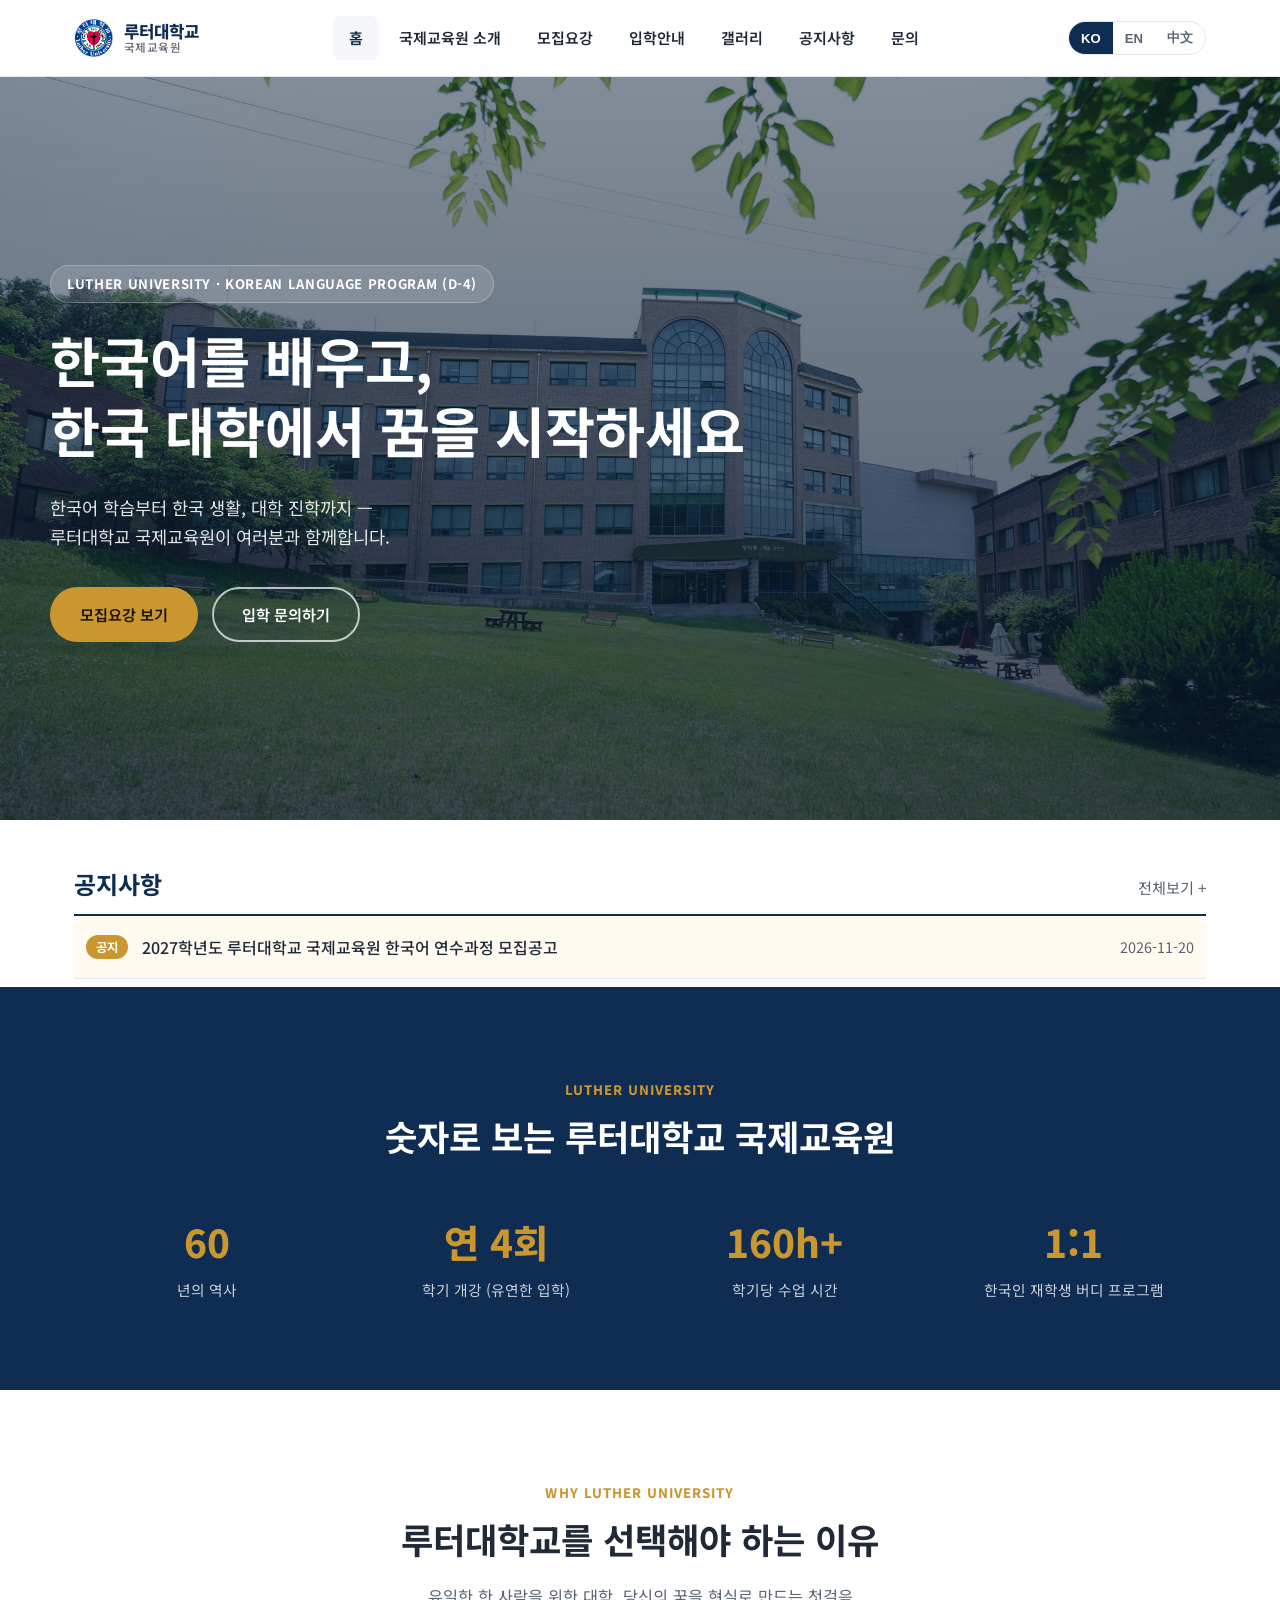
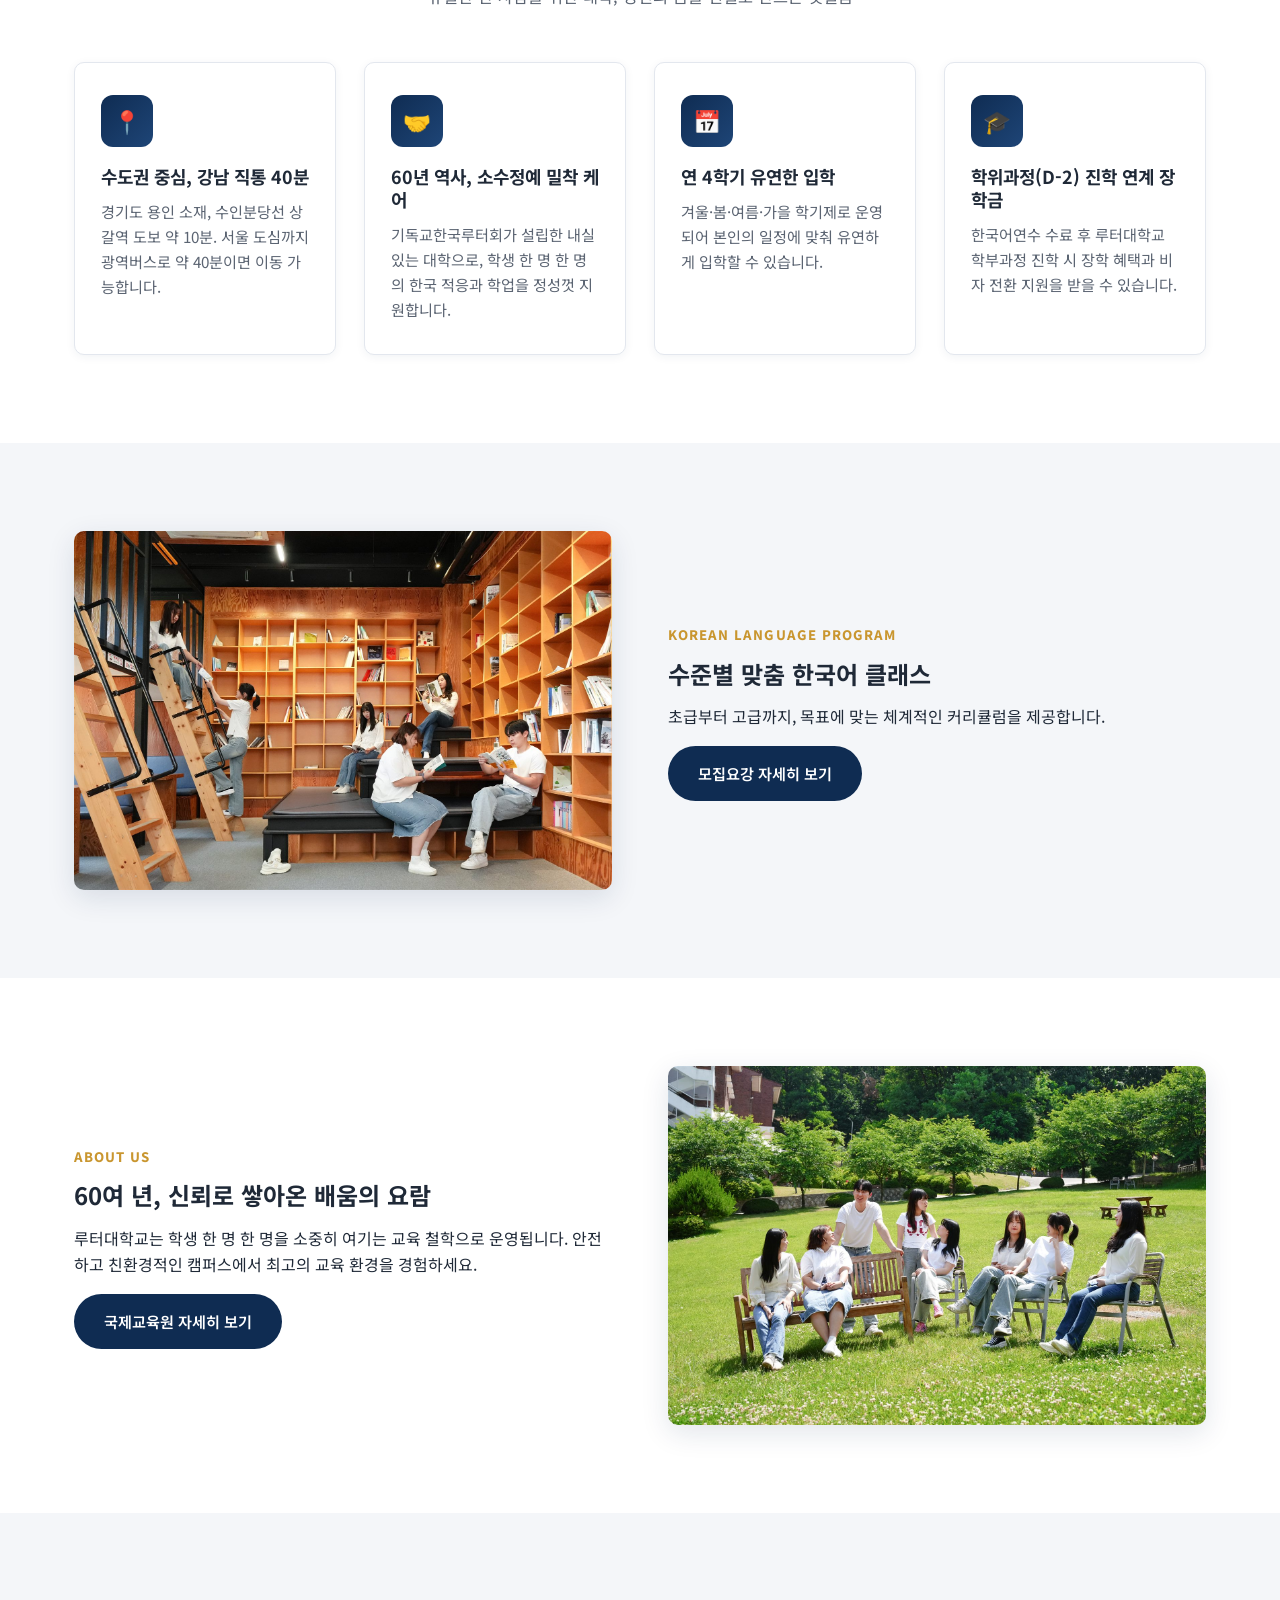
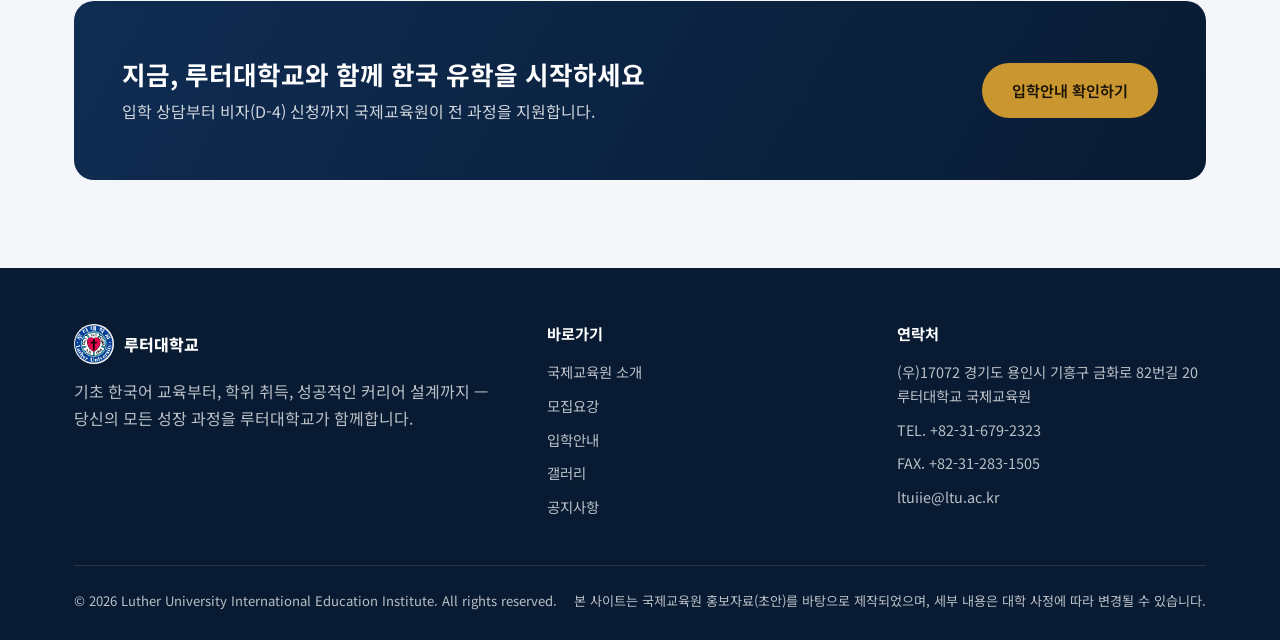
<file: index.html>
<!DOCTYPE html>
<html lang="ko" data-page-title="meta.title.home">
<head>
<meta charset="UTF-8">
<meta name="viewport" content="width=device-width, initial-scale=1.0">
<title>루터대학교 국제교육원 | 한국어연수과정(D-4)</title>
<meta name="description" content="루터대학교 국제교육원 한국어교육원 어학연수과정(D-4) 안내. 모집요강, 입학안내, 캠퍼스 생활 정보를 확인하세요.">
<link rel="preconnect" href="https://fonts.googleapis.com">
<link rel="preconnect" href="https://fonts.gstatic.com" crossorigin>
<link href="https://fonts.googleapis.com/css2?family=Noto+Sans+KR:wght@400;500;600;700;800&family=Noto+Sans+SC:wght@400;500;600;700;800&family=Poppins:wght@400;500;600;700;800&display=swap" rel="stylesheet">
<link rel="stylesheet" href="assets/css/style.css">
</head>
<body>

<header class="site-header">
  <div class="container header-inner">
    <a href="index.html" class="brand">
      <img src="assets/img/logo-mark.jpg" alt="루터대학교 로고" class="brand-mark">
      <span class="brand-text">
        <span data-i18n="brand.name">루터대학교</span>
        <small data-i18n="brand.sub">국제교육원</small>
      </span>
    </a>
    <nav class="main-nav">
      <a href="index.html" class="active" data-i18n="nav.home">홈</a>
      <a href="about.html" data-i18n="nav.about">국제교육원 소개</a>
      <a href="program.html" data-i18n="nav.program">모집요강</a>
      <a href="admission.html" data-i18n="nav.admission">입학안내</a>
      <a href="gallery.html" data-i18n="nav.gallery">갤러리</a>
      <a href="notice.html" data-i18n="nav.notice">공지사항</a>
      <a href="contact.html" data-i18n="nav.contact">문의</a>
    </nav>
    <div class="header-actions">
      <div class="lang-switch">
        <button type="button" data-lang="ko">KO</button>
        <button type="button" data-lang="en">EN</button>
        <button type="button" data-lang="zh">中文</button>
      </div>
      <button class="nav-toggle" aria-label="메뉴 열기">
        <span></span><span></span><span></span>
      </button>
    </div>
  </div>
</header>

<section class="hero" style="background-image:url('assets/img/hero-campus.jpg')">
  <div class="container hero-inner">
    <span class="hero-eyebrow" data-i18n="home.hero.eyebrow">LUTHER UNIVERSITY · KOREAN LANGUAGE PROGRAM (D-4)</span>
    <h1 data-i18n-html="home.hero.title">한국어를 배우고,<br>한국 대학에서 꿈을 시작하세요</h1>
    <p class="hero-lead" data-i18n-html="home.hero.lead">한국어 학습부터 한국 생활, 대학 진학까지 —<br>루터대학교 국제교육원이 여러분과 함께합니다.</p>
    <div class="hero-actions">
      <a href="program.html" class="btn btn-primary" data-i18n="home.hero.cta1">모집요강 보기</a>
      <a href="contact.html" class="btn btn-outline" data-i18n="home.hero.cta2">입학 문의하기</a>
    </div>
  </div>
</section>

<section class="home-notice">
  <div class="container">
    <div class="home-notice-head">
      <h2 data-i18n="home.notice.title">공지사항</h2>
      <a href="notice.html" data-i18n="home.notice.more">전체보기 +</a>
    </div>
    <div id="home-notices" class="notice-list"></div>
  </div>
</section>

<section class="section-navy">
  <div class="container">
    <div class="section-head">
      <span class="eyebrow" data-i18n="home.stats.eyebrow">LUTHER UNIVERSITY</span>
      <h2 data-i18n="home.stats.title">숫자로 보는 루터대학교 국제교육원</h2>
    </div>
    <div class="stat-row">
      <div class="stat"><div class="stat-num" data-i18n="home.stat1.num">60</div><div class="stat-label" data-i18n="home.stat1.label">년의 역사</div></div>
      <div class="stat"><div class="stat-num" data-i18n="home.stat2.num">연 4회</div><div class="stat-label" data-i18n="home.stat2.label">학기 개강 (유연한 입학)</div></div>
      <div class="stat"><div class="stat-num" data-i18n="home.stat3.num">160h+</div><div class="stat-label" data-i18n="home.stat3.label">학기당 수업 시간</div></div>
      <div class="stat"><div class="stat-num" data-i18n="home.stat4.num">1:1</div><div class="stat-label" data-i18n="home.stat4.label">한국인 재학생 버디 프로그램</div></div>
    </div>
  </div>
</section>

<section>
  <div class="container">
    <div class="section-head">
      <span class="eyebrow" data-i18n="home.why.eyebrow">WHY LUTHER UNIVERSITY</span>
      <h2 data-i18n="home.why.title">루터대학교를 선택해야 하는 이유</h2>
      <p data-i18n="home.why.lead">유일한 한 사람을 위한 대학, 당신의 꿈을 현실로 만드는 첫걸음</p>
    </div>
    <div class="grid grid-4">
      <div class="card">
        <div class="card-icon">📍</div>
        <h3 data-i18n="home.why1.title">수도권 중심, 강남 직통 40분</h3>
        <p data-i18n="home.why1.desc">경기도 용인 소재, 수인분당선 상갈역 도보 약 10분. 서울 도심까지 광역버스로 약 40분이면 이동 가능합니다.</p>
      </div>
      <div class="card">
        <div class="card-icon">🤝</div>
        <h3 data-i18n="home.why2.title">60년 역사, 소수정예 밀착 케어</h3>
        <p data-i18n="home.why2.desc">기독교한국루터회가 설립한 내실 있는 대학으로, 학생 한 명 한 명의 한국 적응과 학업을 정성껏 지원합니다.</p>
      </div>
      <div class="card">
        <div class="card-icon">📅</div>
        <h3 data-i18n="home.why3.title">연 4학기 유연한 입학</h3>
        <p data-i18n="home.why3.desc">겨울·봄·여름·가을 학기제로 운영되어 본인의 일정에 맞춰 유연하게 입학할 수 있습니다.</p>
      </div>
      <div class="card">
        <div class="card-icon">🎓</div>
        <h3 data-i18n="home.why4.title">학위과정(D-2) 진학 연계 장학금</h3>
        <p data-i18n="home.why4.desc">한국어연수 수료 후 루터대학교 학부과정 진학 시 장학 혜택과 비자 전환 지원을 받을 수 있습니다.</p>
      </div>
    </div>
  </div>
</section>

<section class="section-alt">
  <div class="container">
    <div class="split">
      <img src="assets/img/campus-01.jpg" alt="루터대학교 스터디 라운지">
      <div>
        <span class="eyebrow" data-i18n="home.program.eyebrow">KOREAN LANGUAGE PROGRAM</span>
        <h2 data-i18n="home.program.title">수준별 맞춤 한국어 클래스</h2>
        <p data-i18n="home.program.lead">초급부터 고급까지, 목표에 맞는 체계적인 커리큘럼을 제공합니다.</p>
        <a href="program.html" class="btn btn-navy" data-i18n="home.program.cta">모집요강 자세히 보기</a>
      </div>
    </div>
  </div>
</section>

<section>
  <div class="container">
    <div class="split">
      <div>
        <span class="eyebrow" data-i18n="home.about.eyebrow">ABOUT US</span>
        <h2 data-i18n="home.about.title">60여 년, 신뢰로 쌓아온 배움의 요람</h2>
        <p data-i18n="home.about.desc">루터대학교는 학생 한 명 한 명을 소중히 여기는 교육 철학으로 운영됩니다. 안전하고 친환경적인 캠퍼스에서 최고의 교육 환경을 경험하세요.</p>
        <a href="about.html" class="btn btn-navy" data-i18n="home.about.cta">국제교육원 자세히 보기</a>
      </div>
      <img src="assets/img/campus-02.jpg" alt="캠퍼스 잔디광장에서의 학생들">
    </div>
  </div>
</section>

<section class="section-alt">
  <div class="container">
    <div class="cta-band">
      <div>
        <h2 data-i18n="home.cta.title">지금, 루터대학교와 함께 한국 유학을 시작하세요</h2>
        <p data-i18n="home.cta.desc">입학 상담부터 비자(D-4) 신청까지 국제교육원이 전 과정을 지원합니다.</p>
      </div>
      <a href="admission.html" class="btn btn-primary" data-i18n="home.cta.btn">입학안내 확인하기</a>
    </div>
  </div>
</section>

<footer class="site-footer">
  <div class="container">
    <div class="footer-top">
      <div>
        <div class="footer-brand">
          <img src="assets/img/logo-mark.jpg" alt="루터대학교 로고" class="brand-mark">
          <span data-i18n="brand.name">루터대학교</span>
        </div>
        <p data-i18n-html="footer.desc">기초 한국어 교육부터, 학위 취득, 성공적인 커리어 설계까지 —<br>당신의 모든 성장 과정을 루터대학교가 함께합니다.</p>
      </div>
      <div>
        <h4 data-i18n="footer.menu">바로가기</h4>
        <ul>
          <li><a href="about.html" data-i18n="nav.about">국제교육원 소개</a></li>
          <li><a href="program.html" data-i18n="nav.program">모집요강</a></li>
          <li><a href="admission.html" data-i18n="nav.admission">입학안내</a></li>
          <li><a href="gallery.html" data-i18n="nav.gallery">갤러리</a></li>
          <li><a href="notice.html" data-i18n="nav.notice">공지사항</a></li>
        </ul>
      </div>
      <div>
        <h4 data-i18n="footer.contact">연락처</h4>
        <ul>
          <li data-i18n="footer.address">(우)17072 경기도 용인시 기흥구 금화로 82번길 20 루터대학교 국제교육원</li>
          <li>TEL. +82-31-679-2323</li>
          <li>FAX. +82-31-283-1505</li>
          <li>ltuiie@ltu.ac.kr</li>
        </ul>
      </div>
    </div>
    <div class="footer-bottom">
      <span data-i18n="footer.rights">© 2026 Luther University International Education Institute. All rights reserved.</span>
      <span data-i18n="footer.note">본 사이트는 국제교육원 홍보자료(초안)를 바탕으로 제작되었으며, 세부 내용은 대학 사정에 따라 변경될 수 있습니다.</span>
    </div>
  </div>
</footer>

<script src="assets/js/i18n-data.js"></script>
<script src="assets/js/main.js"></script>
<script src="assets/js/notice.js"></script>
</body>
</html>
</file>
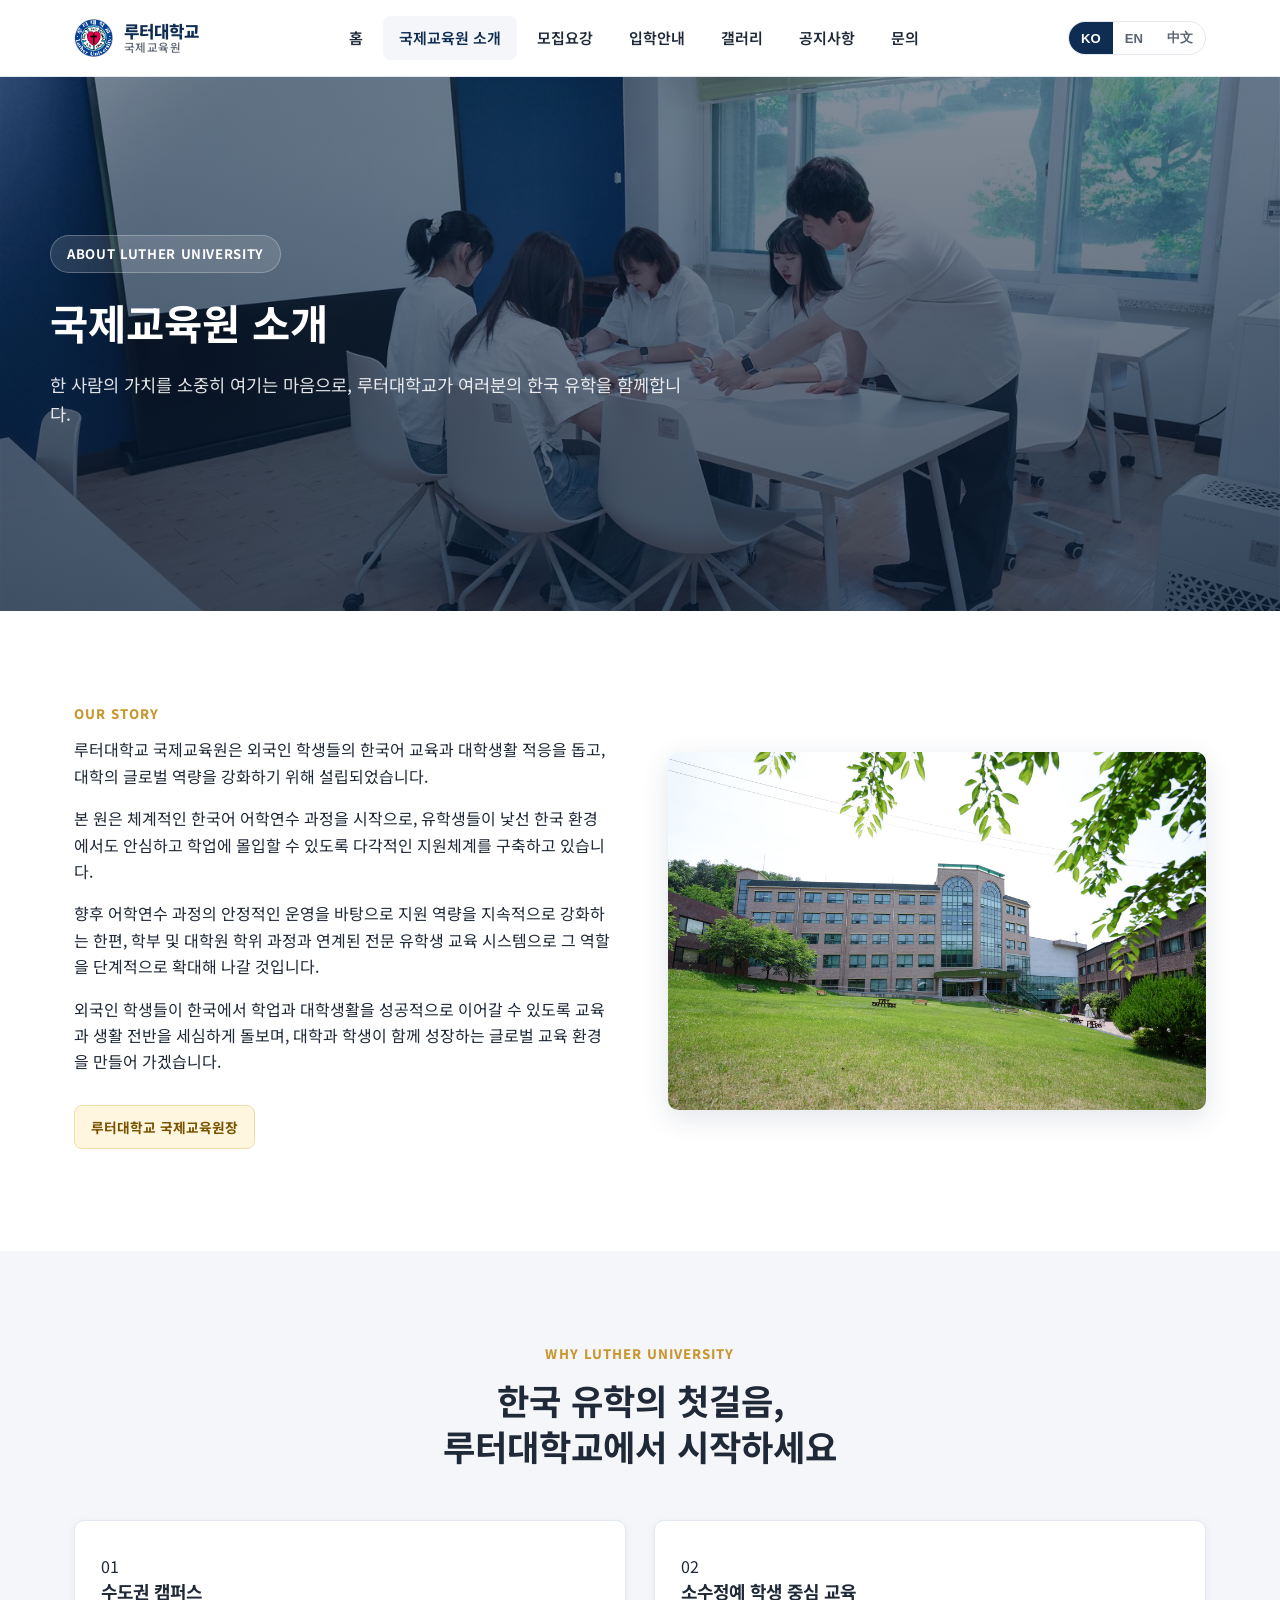
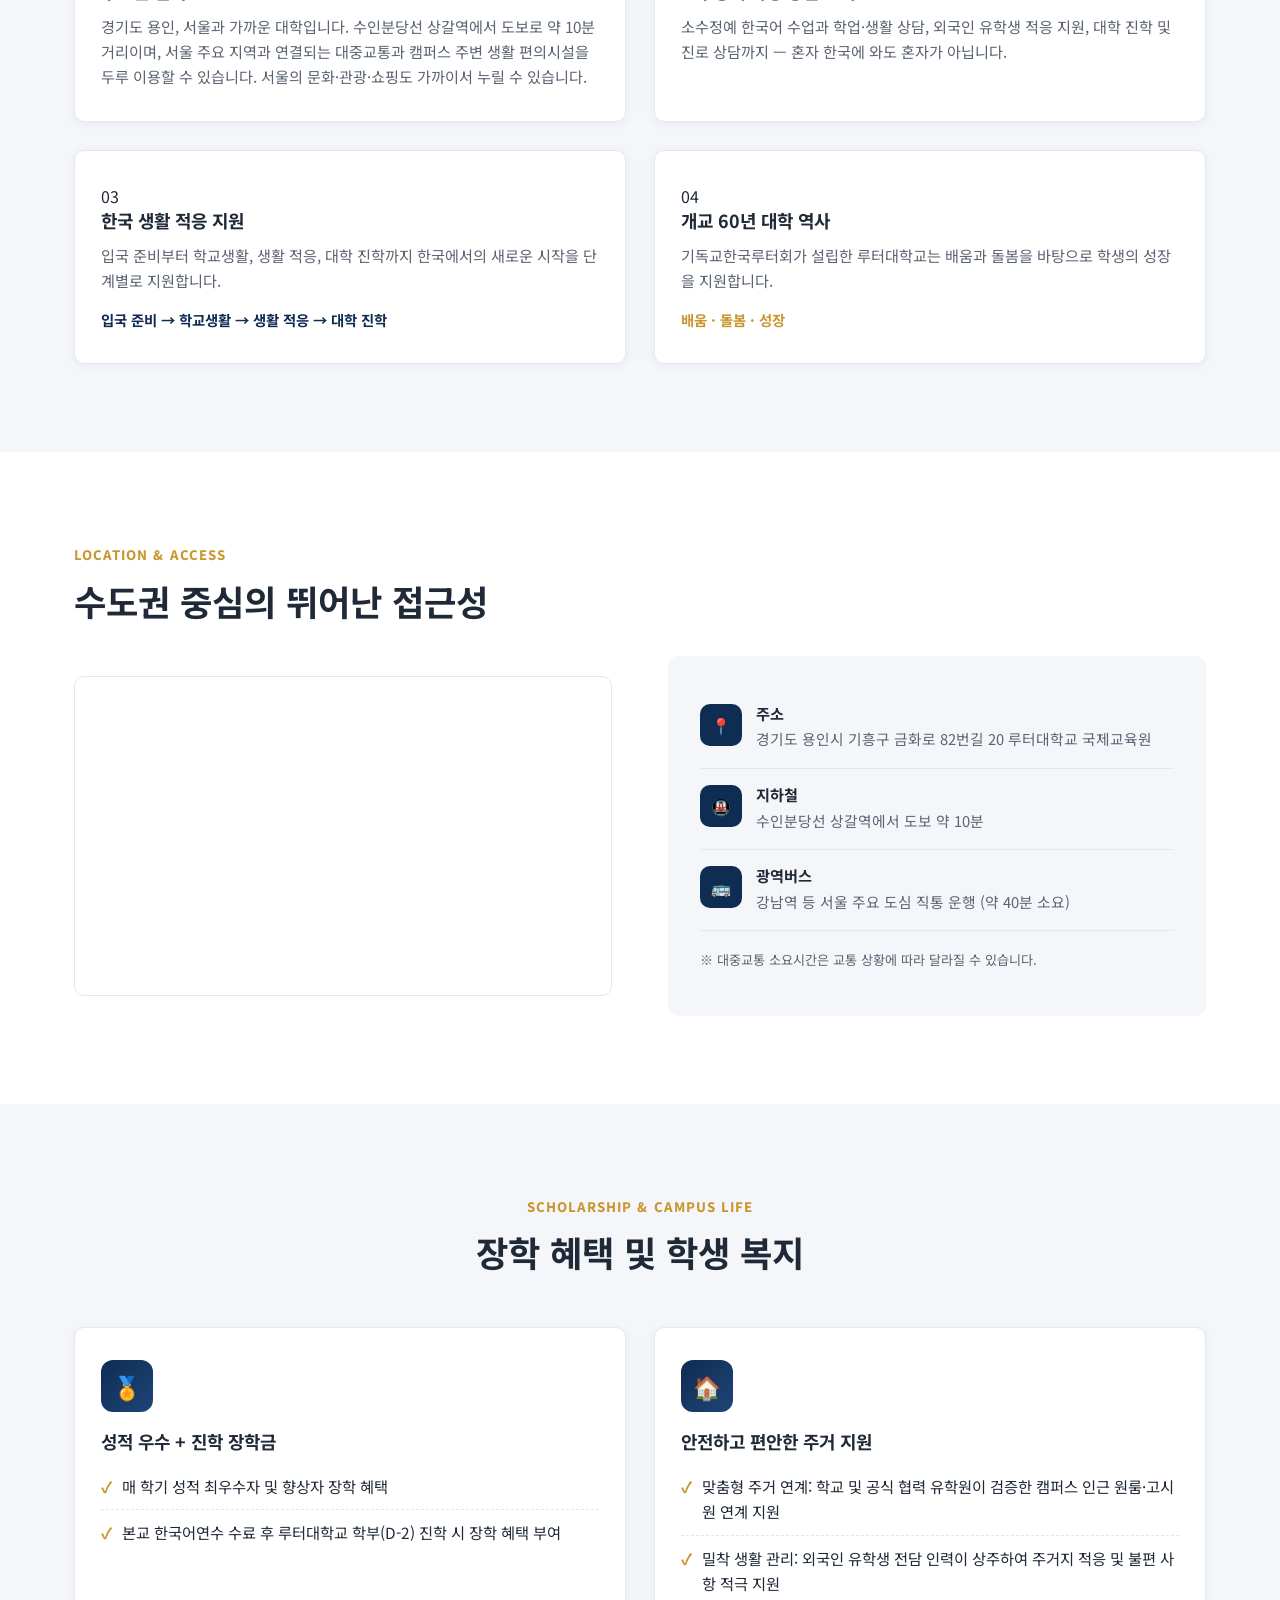
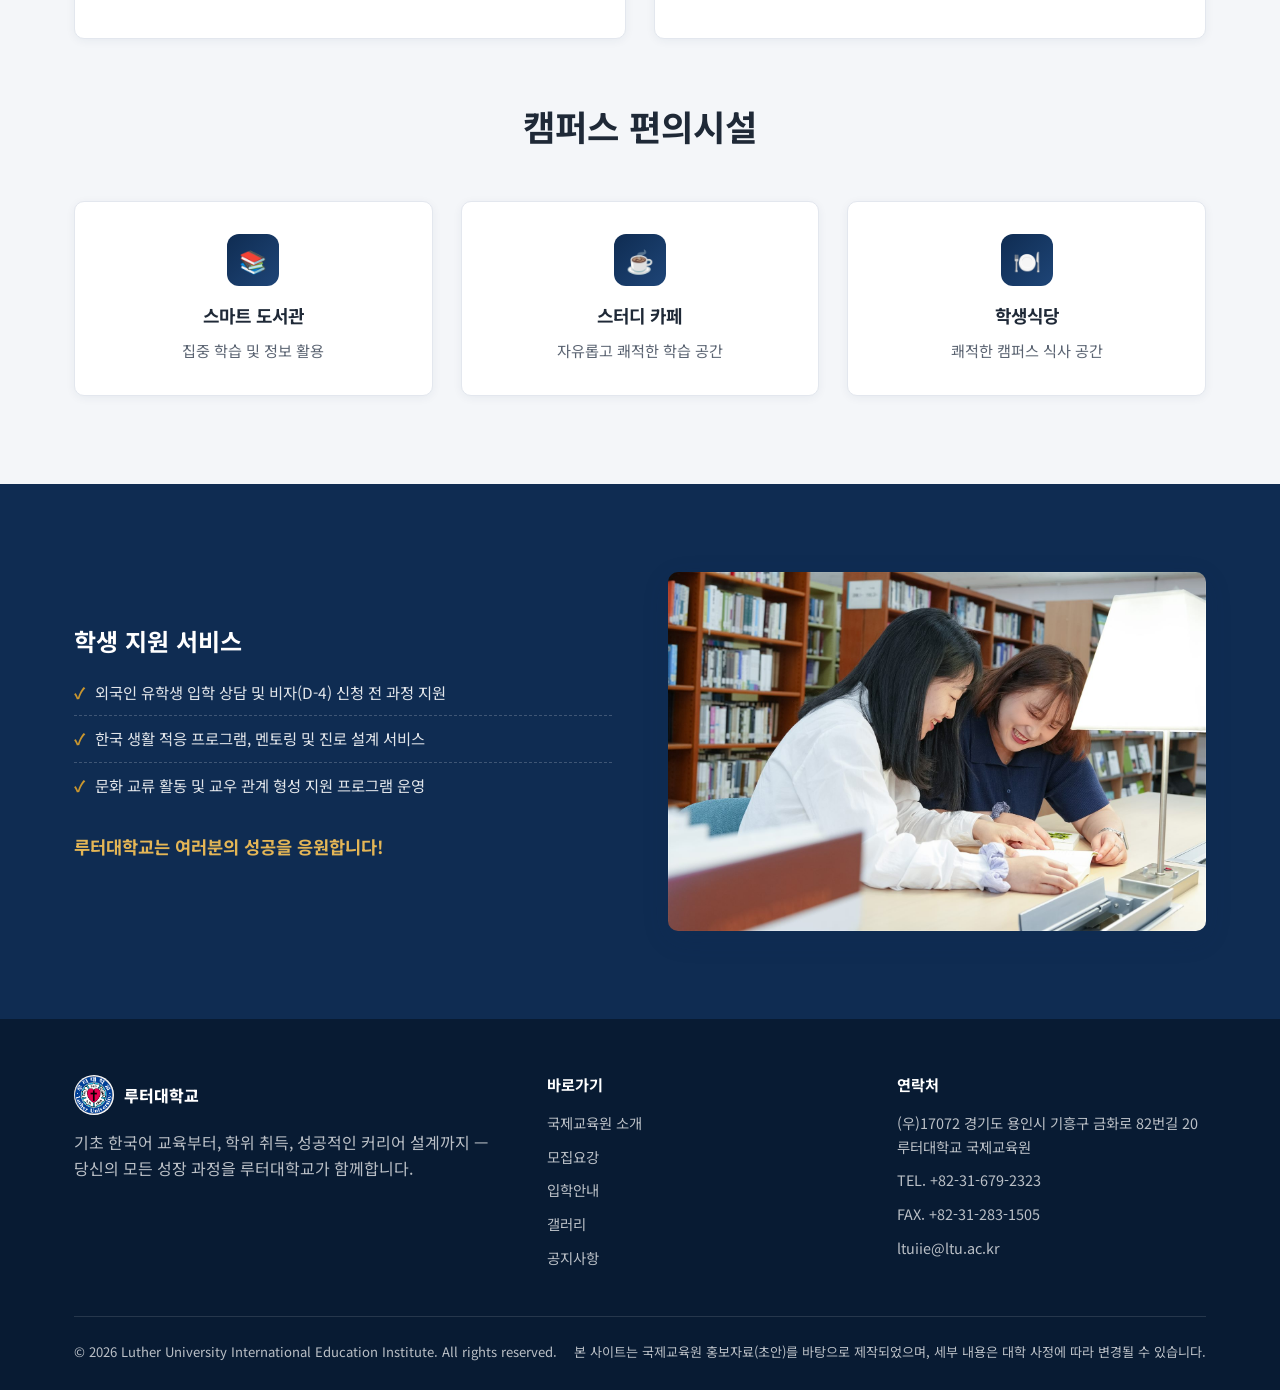
<file: about.html>
<!DOCTYPE html>
<html lang="ko" data-page-title="meta.title.about">
<head>
<meta charset="UTF-8">
<meta name="viewport" content="width=device-width, initial-scale=1.0">
<title>국제교육원 소개 | 루터대학교</title>
<meta name="description" content="루터대학교 국제교육원 소개 — 대학 역사, 위치 및 교통, 장학 혜택, 캠퍼스 생활, 학생 지원 서비스를 안내합니다.">
<link rel="preconnect" href="https://fonts.googleapis.com">
<link rel="preconnect" href="https://fonts.gstatic.com" crossorigin>
<link href="https://fonts.googleapis.com/css2?family=Noto+Sans+KR:wght@400;500;600;700;800&family=Noto+Sans+SC:wght@400;500;600;700;800&family=Poppins:wght@400;500;600;700;800&display=swap" rel="stylesheet">
<link rel="stylesheet" href="assets/css/style.css">
</head>
<body>

<header class="site-header">
  <div class="container header-inner">
    <a href="index.html" class="brand">
      <img src="assets/img/logo-mark.jpg" alt="루터대학교 로고" class="brand-mark">
      <span class="brand-text">
        <span data-i18n="brand.name">루터대학교</span>
        <small data-i18n="brand.sub">국제교육원</small>
      </span>
    </a>
    <nav class="main-nav">
      <a href="index.html" data-i18n="nav.home">홈</a>
      <a href="about.html" class="active" data-i18n="nav.about">국제교육원 소개</a>
      <a href="program.html" data-i18n="nav.program">모집요강</a>
      <a href="admission.html" data-i18n="nav.admission">입학안내</a>
      <a href="gallery.html" data-i18n="nav.gallery">갤러리</a>
      <a href="notice.html" data-i18n="nav.notice">공지사항</a>
      <a href="contact.html" data-i18n="nav.contact">문의</a>
    </nav>
    <div class="header-actions">
      <div class="lang-switch">
        <button type="button" data-lang="ko">KO</button>
        <button type="button" data-lang="en">EN</button>
        <button type="button" data-lang="zh">中文</button>
      </div>
      <button class="nav-toggle" aria-label="메뉴 열기">
        <span></span><span></span><span></span>
      </button>
    </div>
  </div>
</header>

<section class="hero page-hero" style="background-image:url('assets/img/campus-04.jpg')">
  <div class="container hero-inner">
    <span class="hero-eyebrow" data-i18n="about.hero.eyebrow">ABOUT LUTHER UNIVERSITY</span>
    <h1 data-i18n="about.hero.title">국제교육원 소개</h1>
    <p class="hero-lead" data-i18n="about.hero.lead">한 사람의 가치를 소중히 여기는 마음으로, 루터대학교가 여러분의 한국 유학을 함께합니다.</p>
  </div>
</section>

<section>
  <div class="container">
    <div class="split">
      <div>
        <span class="eyebrow" data-i18n="about.intro.eyebrow">OUR STORY</span>
        <p data-i18n="about.intro.p1">루터대학교 국제교육원은 외국인 학생들의 한국어 교육과 대학생활 적응을 돕고, 대학의 글로벌 역량을 강화하기 위해 설립되었습니다.</p>
        <p data-i18n="about.intro.p2">본 원은 체계적인 한국어 어학연수 과정을 시작으로, 유학생들이 낯선 한국 환경에서도 안심하고 학업에 몰입할 수 있도록 다각적인 지원체계를 구축하고 있습니다.</p>
        <p data-i18n="about.intro.p3">향후 어학연수 과정의 안정적인 운영을 바탕으로 지원 역량을 지속적으로 강화하는 한편, 학부 및 대학원 학위 과정과 연계된 전문 유학생 교육 시스템으로 그 역할을 단계적으로 확대해 나갈 것입니다.</p>
        <p data-i18n="about.intro.p4">외국인 학생들이 한국에서 학업과 대학생활을 성공적으로 이어갈 수 있도록 교육과 생활 전반을 세심하게 돌보며, 대학과 학생이 함께 성장하는 글로벌 교육 환경을 만들어 가겠습니다.</p>
        <p class="badge-note" style="text-align:right; font-weight:700;" data-i18n="about.intro.signature">루터대학교 국제교육원장</p>
      </div>
      <img src="assets/img/hero-campus.jpg" alt="루터대학교 강의동 전경">
    </div>
  </div>
</section>

<section class="section-alt">
  <div class="container">
    <div class="section-head">
      <span class="eyebrow" data-i18n="about.reasons.eyebrow">WHY LUTHER UNIVERSITY</span>
      <h2 data-i18n-html="about.reasons.title">한국 유학의 첫걸음,<br>루터대학교에서 시작하세요</h2>
    </div>
    <div class="grid grid-2">
      <div class="card">
        <span class="level-tag" data-i18n="about.r1.tag">01</span>
        <h3 data-i18n="about.r1.title">수도권 캠퍼스</h3>
        <p data-i18n="about.r1.desc">경기도 용인, 서울과 가까운 대학입니다. 수인분당선 상갈역에서 도보로 약 10분 거리이며, 서울 주요 지역과 연결되는 대중교통과 캠퍼스 주변 생활 편의시설을 두루 이용할 수 있습니다.</p>
      </div>
      <div class="card">
        <span class="level-tag" data-i18n="about.r2.tag">02</span>
        <h3 data-i18n="about.r2.title">소수정예 학생 중심 교육</h3>
        <p data-i18n="about.r2.desc">소수정예 한국어 수업과 학업·생활 상담, 외국인 유학생 적응 지원, 대학 진학 및 진로 상담까지 — 혼자 한국에 와도 혼자가 아닙니다.</p>
      </div>
      <div class="card">
        <span class="level-tag" data-i18n="about.r3.tag">03</span>
        <h3 data-i18n="about.r3.title">한국 생활 적응 지원</h3>
        <p data-i18n="about.r3.desc">입국 준비부터 학교생활, 생활 적응, 대학 진학까지 한국에서의 새로운 시작을 단계별로 지원합니다.</p>
        <p style="margin-top:14px; font-weight:700; color:var(--color-primary); font-size:0.9rem;">
          <span data-i18n="about.r3.step1">입국 준비</span> → <span data-i18n="about.r3.step2">학교생활</span> → <span data-i18n="about.r3.step3">생활 적응</span> → <span data-i18n="about.r3.step4">대학 진학</span>
        </p>
      </div>
      <div class="card">
        <span class="level-tag" data-i18n="about.r4.tag">04</span>
        <h3 data-i18n="about.r4.title">개교 60년 대학 역사</h3>
        <p data-i18n="about.r4.desc">기독교한국루터회가 설립한 루터대학교는 배움과 돌봄을 바탕으로 학생의 성장을 지원합니다.</p>
        <p style="margin-top:14px; font-weight:700; color:var(--color-accent); font-size:0.9rem;" data-i18n="about.r4.words">배움 · 돌봄 · 성장</p>
      </div>
    </div>
  </div>
</section>

<section>
  <div class="container">
    <div class="section-head align-left" style="margin-bottom:32px;">
      <span class="eyebrow" data-i18n="about.location.eyebrow">LOCATION & ACCESS</span>
      <h2 data-i18n="about.location.title">수도권 중심의 뛰어난 접근성</h2>
    </div>
    <div class="split">
      <div class="map-frame">
        <iframe src="https://maps.google.com/maps?q=%EA%B2%BD%EA%B8%B0%EB%8F%84%20%EC%9A%A9%EC%9D%B8%EC%8B%9C%20%EA%B8%B0%ED%9D%A5%EA%B5%AC%20%EA%B8%88%ED%99%94%EB%A1%9C%2082%20%EB%A3%A8%ED%84%B0%EB%8C%80%ED%95%99%EA%B5%90&output=embed" loading="lazy" title="루터대학교 위치 지도"></iframe>
      </div>
      <div class="contact-info-card">
        <div class="contact-row">
          <div class="contact-icon">📍</div>
          <div><h4 data-i18n="about.location.address.label">주소</h4><p data-i18n="about.location.address">경기도 용인시 기흥구 금화로 82번길 20 루터대학교 국제교육원</p></div>
        </div>
        <div class="contact-row">
          <div class="contact-icon">🚇</div>
          <div><h4 data-i18n="about.location.subway.label">지하철</h4><p data-i18n="about.location.subway">수인분당선 상갈역에서 도보 약 10분</p></div>
        </div>
        <div class="contact-row">
          <div class="contact-icon">🚌</div>
          <div><h4 data-i18n="about.location.bus.label">광역버스</h4><p data-i18n="about.location.bus">강남역 등 서울 주요 도심 직통 운행 (약 40분 소요)</p></div>
        </div>
        <p class="form-note" data-i18n="about.location.note">※ 대중교통 소요시간은 교통 상황에 따라 달라질 수 있습니다.</p>
      </div>
    </div>
  </div>
</section>

<section class="section-alt">
  <div class="container">
    <div class="section-head">
      <span class="eyebrow" data-i18n="about.scholarship.eyebrow">SCHOLARSHIP &amp; CAMPUS LIFE</span>
      <h2 data-i18n="about.scholarship.title">장학 혜택 및 학생 복지</h2>
    </div>
    <div class="grid grid-2">
      <div class="card">
        <div class="card-icon">🏅</div>
        <h3 data-i18n="about.scholarship.h">성적 우수 + 진학 장학금</h3>
        <ul class="check-list">
          <li data-i18n="about.scholarship.b1">매 학기 성적 최우수자 및 향상자 장학 혜택</li>
          <li data-i18n="about.scholarship.b2">본교 한국어연수 수료 후 루터대학교 학부(D-2) 진학 시 장학 혜택 부여</li>
        </ul>
      </div>
      <div class="card">
        <div class="card-icon">🏠</div>
        <h3 data-i18n="about.housing.title">안전하고 편안한 주거 지원</h3>
        <ul class="check-list">
          <li data-i18n="about.housing.b1">맞춤형 주거 연계: 학교 및 공식 협력 유학원이 검증한 캠퍼스 인근 원룸·고시원 연계 지원</li>
          <li data-i18n="about.housing.b2">밀착 생활 관리: 외국인 유학생 전담 인력이 상주하여 주거지 적응 및 불편 사항 적극 지원</li>
        </ul>
      </div>
    </div>

    <div class="section-head" style="margin-top:64px;">
      <h2 data-i18n="about.facility.title">캠퍼스 편의시설</h2>
    </div>
    <div class="grid grid-3">
      <div class="card text-center">
        <div class="card-icon" style="margin:0 auto 18px;">📚</div>
        <h3 data-i18n="about.facility1.h">스마트 도서관</h3>
        <p data-i18n="about.facility1.p">집중 학습 및 정보 활용</p>
      </div>
      <div class="card text-center">
        <div class="card-icon" style="margin:0 auto 18px;">☕</div>
        <h3 data-i18n="about.facility2.h">스터디 카페</h3>
        <p data-i18n="about.facility2.p">자유롭고 쾌적한 학습 공간</p>
      </div>
      <div class="card text-center">
        <div class="card-icon" style="margin:0 auto 18px;">🍽️</div>
        <h3 data-i18n="about.facility3.h">학생식당</h3>
        <p data-i18n="about.facility3.p">쾌적한 캠퍼스 식사 공간</p>
      </div>
    </div>
  </div>
</section>

<section class="section-navy">
  <div class="container">
    <div class="split">
      <div>
        <h2 data-i18n="about.support.title">학생 지원 서비스</h2>
        <ul class="check-list" style="color:#fff;">
          <li data-i18n="about.support.b1" style="color:rgba(255,255,255,0.88); border-bottom-color:rgba(255,255,255,0.2);">외국인 유학생 입학 상담 및 비자(D-4) 신청 전 과정 지원</li>
          <li data-i18n="about.support.b2" style="color:rgba(255,255,255,0.88); border-bottom-color:rgba(255,255,255,0.2);">한국 생활 적응 프로그램, 멘토링 및 진로 설계 서비스</li>
          <li data-i18n="about.support.b3" style="color:rgba(255,255,255,0.88); border-bottom-color:rgba(255,255,255,0.2);">문화 교류 활동 및 교우 관계 형성 지원 프로그램 운영</li>
        </ul>
        <p style="margin-top:24px; font-weight:700; font-size:1.1rem; color:var(--color-accent-light);" data-i18n="about.support.quote">루터대학교는 여러분의 성공을 응원합니다!</p>
      </div>
      <img src="assets/img/campus-05.jpg" alt="도서관에서의 학습">
    </div>
  </div>
</section>

<footer class="site-footer">
  <div class="container">
    <div class="footer-top">
      <div>
        <div class="footer-brand">
          <img src="assets/img/logo-mark.jpg" alt="루터대학교 로고" class="brand-mark">
          <span data-i18n="brand.name">루터대학교</span>
        </div>
        <p data-i18n-html="footer.desc">기초 한국어 교육부터, 학위 취득, 성공적인 커리어 설계까지 —<br>당신의 모든 성장 과정을 루터대학교가 함께합니다.</p>
      </div>
      <div>
        <h4 data-i18n="footer.menu">바로가기</h4>
        <ul>
          <li><a href="about.html" data-i18n="nav.about">국제교육원 소개</a></li>
          <li><a href="program.html" data-i18n="nav.program">모집요강</a></li>
          <li><a href="admission.html" data-i18n="nav.admission">입학안내</a></li>
          <li><a href="gallery.html" data-i18n="nav.gallery">갤러리</a></li>
          <li><a href="notice.html" data-i18n="nav.notice">공지사항</a></li>
        </ul>
      </div>
      <div>
        <h4 data-i18n="footer.contact">연락처</h4>
        <ul>
          <li data-i18n="footer.address">(우)17072 경기도 용인시 기흥구 금화로 82번길 20 루터대학교 국제교육원</li>
          <li>TEL. +82-31-679-2323</li>
          <li>FAX. +82-31-283-1505</li>
          <li>ltuiie@ltu.ac.kr</li>
        </ul>
      </div>
    </div>
    <div class="footer-bottom">
      <span data-i18n="footer.rights">© 2026 Luther University International Education Institute. All rights reserved.</span>
      <span data-i18n="footer.note">본 사이트는 국제교육원 홍보자료(초안)를 바탕으로 제작되었으며, 세부 내용은 대학 사정에 따라 변경될 수 있습니다.</span>
    </div>
  </div>
</footer>

<script src="assets/js/i18n-data.js"></script>
<script src="assets/js/main.js"></script>
</body>
</html>
</file>
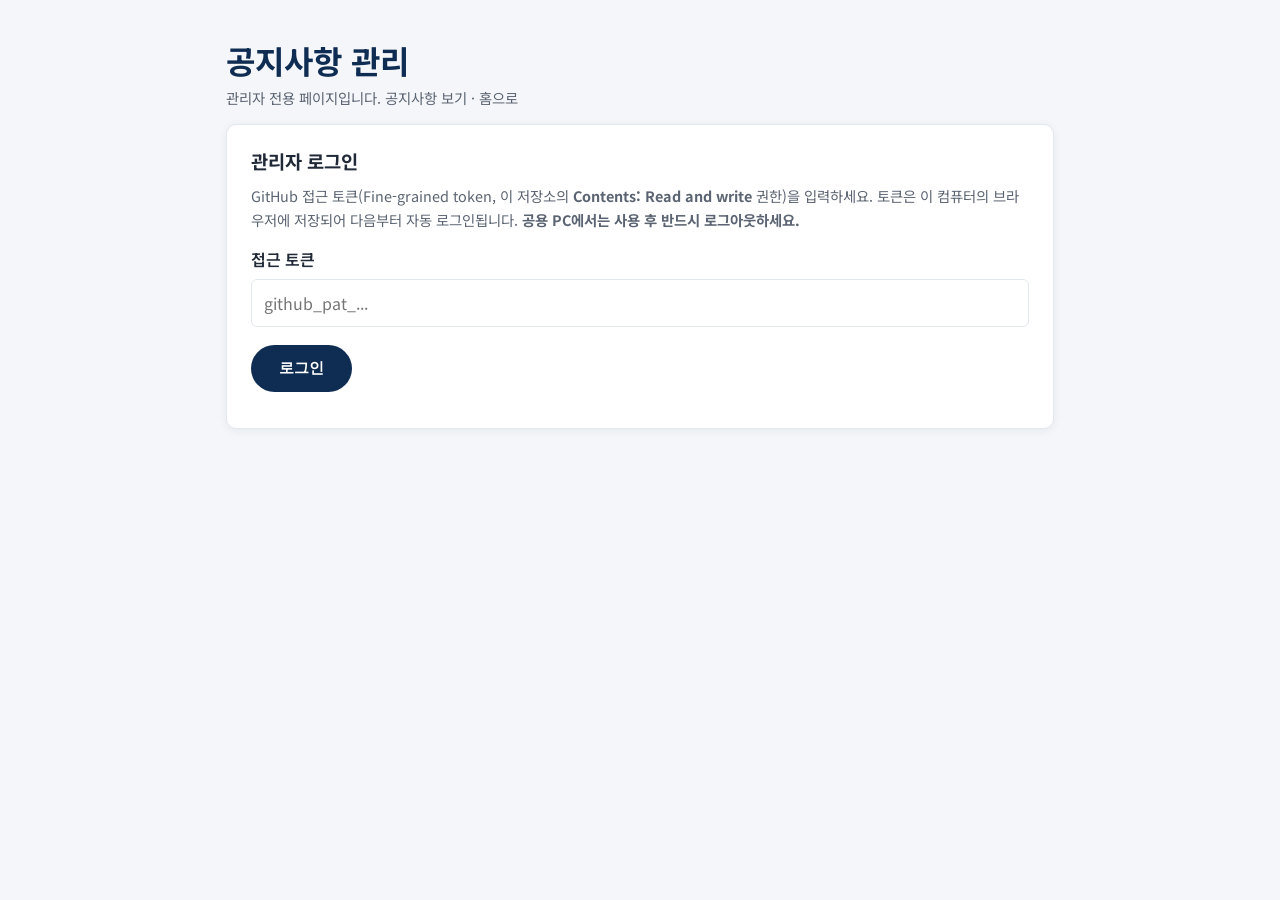
<file: admin.html>
<!DOCTYPE html>
<html lang="ko">
<head>
<meta charset="UTF-8">
<meta name="viewport" content="width=device-width, initial-scale=1.0">
<meta name="robots" content="noindex, nofollow">
<title>공지사항 관리 | 루터대학교 국제교육원</title>
<link href="https://fonts.googleapis.com/css2?family=Noto+Sans+KR:wght@400;500;700&display=swap" rel="stylesheet">
<link rel="stylesheet" href="assets/css/style.css">
<style>
  body { background: var(--color-bg-alt); }
  .adm { max-width: 860px; margin: 40px auto; padding: 0 16px; }
  .adm h1 { color: var(--color-primary); margin-bottom: 4px; }
  .adm-card { background: #fff; border: 1px solid var(--color-border); border-radius: var(--radius); padding: 24px; margin-bottom: 24px; box-shadow: var(--shadow-sm); }
  .adm label { display: block; font-weight: 600; margin: 14px 0 6px; }
  .adm input[type=text], .adm input[type=password], .adm input[type=date], .adm textarea {
    width: 100%; padding: 10px 12px; border: 1px solid var(--color-border); border-radius: 6px; font: inherit; }
  .adm textarea { min-height: 220px; resize: vertical; }
  .adm .row { display: flex; gap: 10px; flex-wrap: wrap; margin-top: 18px; align-items: center; }
  .adm .msg { margin-top: 12px; font-weight: 600; }
  .adm .msg.err { color: #b42318; }
  .adm .msg.ok { color: #067647; }
  .adm-item { display: flex; gap: 10px; align-items: center; padding: 12px 0; border-bottom: 1px solid var(--color-border); }
  .adm-item .t { flex: 1; }
  .adm-item small { color: var(--color-text-muted); display: block; }
  .adm button.btn { cursor: pointer; border: 0; }
  .adm .btn-sm { padding: 6px 14px; font-size: 0.9rem; }
  .adm .danger { background: #b42318; color: #fff; }
  .adm .ghost { background: #fff; color: var(--color-primary); border: 1px solid var(--color-primary) !important; }
  .adm .note { color: var(--color-text-muted); font-size: 0.9rem; }
</style>
</head>
<body>
<div class="adm">
  <h1>공지사항 관리</h1>
  <p class="note">관리자 전용 페이지입니다. <a href="notice.html">공지사항 보기</a> · <a href="index.html">홈으로</a></p>

  <div class="adm-card" id="login">
    <h3>관리자 로그인</h3>
    <p class="note">GitHub 접근 토큰(Fine-grained token, 이 저장소의 <b>Contents: Read and write</b> 권한)을 입력하세요. 토큰은 이 컴퓨터의 브라우저에 저장되어 다음부터 자동 로그인됩니다. <b>공용 PC에서는 사용 후 반드시 로그아웃하세요.</b></p>
    <label for="token">접근 토큰</label>
    <input type="password" id="token" autocomplete="off" placeholder="github_pat_...">
    <div class="row"><button class="btn btn-navy" id="btn-login" type="button">로그인</button></div>
    <div class="msg" id="login-msg"></div>
  </div>

  <div id="panel" hidden>
    <div class="adm-card">
      <h3 id="form-title">새 공지 작성</h3>
      <label for="f-title">제목</label>
      <input type="text" id="f-title" maxlength="150">
      <label for="f-date">날짜</label>
      <input type="date" id="f-date">
      <label for="f-body">내용</label>
      <textarea id="f-body"></textarea>
      <label><input type="checkbox" id="f-pinned"> 상단 고정(목록 맨 위에 표시)</label>
      <div class="row">
        <button class="btn btn-navy" id="btn-save" type="button">저장(게시)</button>
        <button class="btn btn-sm ghost" id="btn-cancel" type="button" hidden>수정 취소</button>
        <button class="btn btn-sm ghost" id="btn-logout" type="button" style="margin-left:auto">로그아웃</button>
      </div>
      <div class="msg" id="msg"></div>
      <p class="note">저장 후 사이트에 반영되기까지 1~2분 걸립니다.</p>
    </div>
    <div class="adm-card">
      <h3>등록된 공지</h3>
      <div id="items"></div>
    </div>
  </div>
</div>
<script src="assets/js/admin.js"></script>
</body>
</html>
</file>
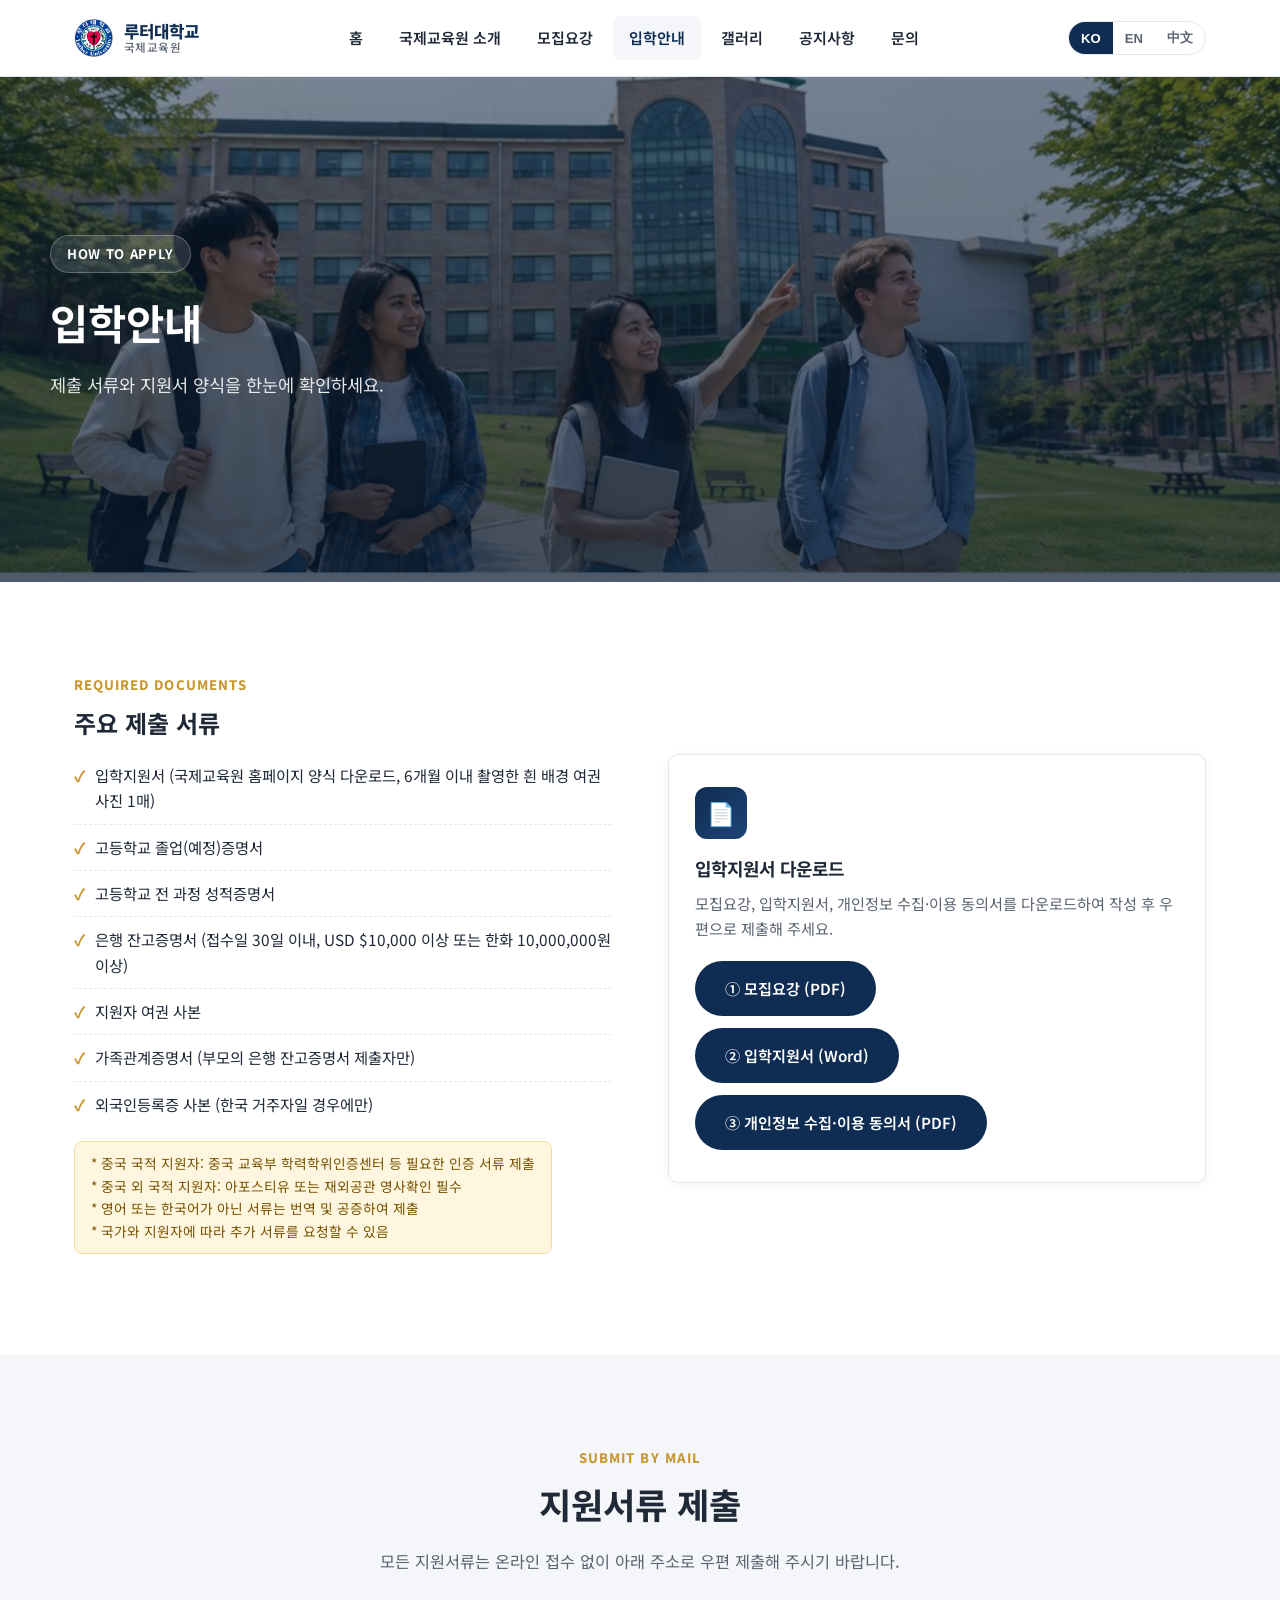
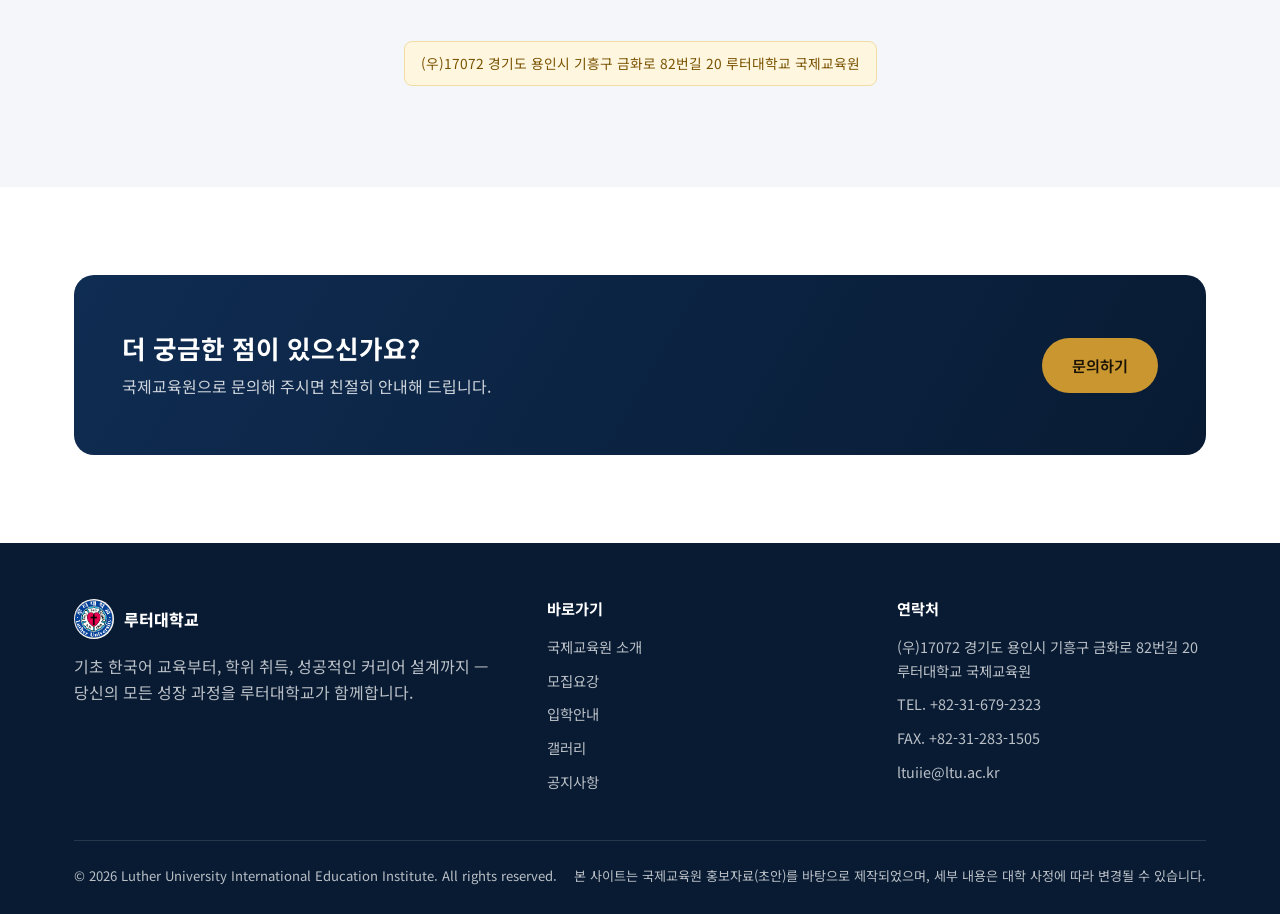
<file: admission.html>
<!DOCTYPE html>
<html lang="ko" data-page-title="meta.title.admission">
<head>
<meta charset="UTF-8">
<meta name="viewport" content="width=device-width, initial-scale=1.0">
<title>입학안내 | 루터대학교 국제교육원</title>
<meta name="description" content="루터대학교 국제교육원 입학안내 — 제출 서류, 지원서 양식 다운로드.">
<link rel="preconnect" href="https://fonts.googleapis.com">
<link rel="preconnect" href="https://fonts.gstatic.com" crossorigin>
<link href="https://fonts.googleapis.com/css2?family=Noto+Sans+KR:wght@400;500;600;700;800&family=Noto+Sans+SC:wght@400;500;600;700;800&family=Poppins:wght@400;500;600;700;800&display=swap" rel="stylesheet">
<link rel="stylesheet" href="assets/css/style.css">
</head>
<body>

<header class="site-header">
  <div class="container header-inner">
    <a href="index.html" class="brand">
      <img src="assets/img/logo-mark.jpg" alt="루터대학교 로고" class="brand-mark">
      <span class="brand-text">
        <span data-i18n="brand.name">루터대학교</span>
        <small data-i18n="brand.sub">국제교육원</small>
      </span>
    </a>
    <nav class="main-nav">
      <a href="index.html" data-i18n="nav.home">홈</a>
      <a href="about.html" data-i18n="nav.about">국제교육원 소개</a>
      <a href="program.html" data-i18n="nav.program">모집요강</a>
      <a href="admission.html" class="active" data-i18n="nav.admission">입학안내</a>
      <a href="gallery.html" data-i18n="nav.gallery">갤러리</a>
      <a href="notice.html" data-i18n="nav.notice">공지사항</a>
      <a href="contact.html" data-i18n="nav.contact">문의</a>
    </nav>
    <div class="header-actions">
      <div class="lang-switch">
        <button type="button" data-lang="ko">KO</button>
        <button type="button" data-lang="en">EN</button>
        <button type="button" data-lang="zh">中文</button>
      </div>
      <button class="nav-toggle" aria-label="메뉴 열기">
        <span></span><span></span><span></span>
      </button>
    </div>
  </div>
</header>

<section class="hero page-hero" style="background-image:url('assets/img/campus-intl-students.jpg')">
  <div class="container hero-inner">
    <span class="hero-eyebrow" data-i18n="admission.hero.eyebrow">HOW TO APPLY</span>
    <h1 data-i18n="admission.hero.title">입학안내</h1>
    <p class="hero-lead" data-i18n="admission.hero.lead">제출 서류, 지원서 양식을 한눈에 확인하세요.</p>
  </div>
</section>

<section>
  <div class="container">
    <div class="split">
      <div>
        <span class="eyebrow" data-i18n="admission.docs.eyebrow">REQUIRED DOCUMENTS</span>
        <h2 data-i18n="admission.docs.title">주요 제출 서류</h2>
        <ul class="check-list">
          <li data-i18n="admission.doc1">입학지원서 (국제교육원 홈페이지 양식 다운로드, 6개월 이내 촬영한 흰 배경 여권사진 1매)</li>
          <li data-i18n="admission.doc2">고등학교 졸업(예정)증명서</li>
          <li data-i18n="admission.doc3">고등학교 전 과정 성적증명서</li>
          <li data-i18n="admission.doc4">은행 잔고증명서 (접수일 30일 이내, USD $10,000 이상 또는 한화 10,000,000원 이상)</li>
          <li data-i18n="admission.doc5">지원자 여권 사본</li>
          <li data-i18n="admission.doc6">가족관계증명서 (부모의 은행 잔고증명서 제출자만)</li>
          <li data-i18n="admission.doc7">외국인등록증 사본 (한국 거주자일 경우에만)</li>
        </ul>
        <p class="badge-note" data-i18n-html="admission.docs.notes">* 중국 국적 지원자: 중국 교육부 학력학위인증센터 등 필요한 인증 서류 제출<br>* 중국 외 국적 지원자: 아포스티유 또는 재외공관 영사확인 필수<br>* 영어 또는 한국어가 아닌 서류는 번역 및 공증하여 제출<br>* 국가와 지원자에 따라 추가 서류를 요청할 수 있음</p>
      </div>
      <div class="card">
        <div class="card-icon">📄</div>
        <h3 data-i18n="admission.download.title">입학지원서 다운로드</h3>
        <p data-i18n="admission.download.desc">아래 지원서 양식(초안)을 다운로드하여 작성해 주세요. 최종 양식은 국제교육원 검토 후 확정되어 업데이트될 예정입니다.</p>
        <p style="margin-top:20px;">
          <a href="assets/docs/01-admission-guide-2026.pdf" download class="btn btn-navy" data-i18n="admission.download.btn1">① 모집요강 (PDF)</a>
        </p>
        <p style="margin-top:12px;">
          <a href="assets/docs/02-application-form.docx" download class="btn btn-navy" data-i18n="admission.download.btn2">② 입학지원서 (Word)</a>
        </p>
        <p style="margin-top:12px;">
          <a href="assets/docs/03-privacy-consent.pdf" download class="btn btn-navy" data-i18n="admission.download.btn3">③ 개인정보 수집·이용 동의서 (PDF)</a>
        </p>
      </div>
    </div>
  </div>
</section>

<section class="section-alt">
  <div class="container">
    <div class="section-head">
      <span class="eyebrow" data-i18n="admission.apply.eyebrow">SUBMIT BY MAIL</span>
      <h2 data-i18n="admission.apply.title">지원서류 제출</h2>
      <p data-i18n="admission.apply.desc">모든 지원서류는 온라인 접수 없이 아래 주소로 우편 제출해 주시기 바랍니다.</p>
    </div>
    <div class="text-center">
      <p class="badge-note" style="display:inline-block;" data-i18n="admission.apply.address">(우)17072 경기도 용인시 기흥구 금화로 82번길 20 루터대학교 국제교육원</p>
    </div>
  </div>
</section>

<section>
  <div class="container">
    <div class="cta-band">
      <div>
        <h2 data-i18n="admission.cta.title">더 궁금한 점이 있으신가요?</h2>
        <p data-i18n="admission.cta.desc">국제교육원으로 문의해 주시면 친절히 안내해 드립니다.</p>
      </div>
      <a href="contact.html" class="btn btn-primary" data-i18n="admission.cta.btn">문의하기</a>
    </div>
  </div>
</section>

<footer class="site-footer">
  <div class="container">
    <div class="footer-top">
      <div>
        <div class="footer-brand">
          <img src="assets/img/logo-mark.jpg" alt="루터대학교 로고" class="brand-mark">
          <span data-i18n="brand.name">루터대학교</span>
        </div>
        <p data-i18n-html="footer.desc">기초 한국어 교육부터, 학위 취득, 성공적인 커리어 설계까지 —<br>당신의 모든 성장 과정을 루터대학교가 함께합니다.</p>
      </div>
      <div>
        <h4 data-i18n="footer.menu">바로가기</h4>
        <ul>
          <li><a href="about.html" data-i18n="nav.about">국제교육원 소개</a></li>
          <li><a href="program.html" data-i18n="nav.program">모집요강</a></li>
          <li><a href="admission.html" data-i18n="nav.admission">입학안내</a></li>
          <li><a href="gallery.html" data-i18n="nav.gallery">갤러리</a></li>
          <li><a href="notice.html" data-i18n="nav.notice">공지사항</a></li>
        </ul>
      </div>
      <div>
        <h4 data-i18n="footer.contact">연락처</h4>
        <ul>
          <li data-i18n="footer.address">(우)17072 경기도 용인시 기흥구 금화로 82번길 20 루터대학교 국제교육원</li>
          <li>TEL. +82-31-679-2323</li>
          <li>FAX. +82-31-283-1505</li>
          <li>ltuiie@ltu.ac.kr</li>
        </ul>
      </div>
    </div>
    <div class="footer-bottom">
      <span data-i18n="footer.rights">© 2026 Luther University International Education Institute. All rights reserved.</span>
      <span data-i18n="footer.note">본 사이트는 국제교육원 홍보자료(초안)를 바탕으로 제작되었으며, 세부 내용은 대학 사정에 따라 변경될 수 있습니다.</span>
    </div>
  </div>
</footer>

<script src="assets/js/i18n-data.js"></script>
<script src="assets/js/main.js"></script>
</body>
</html>
</file>
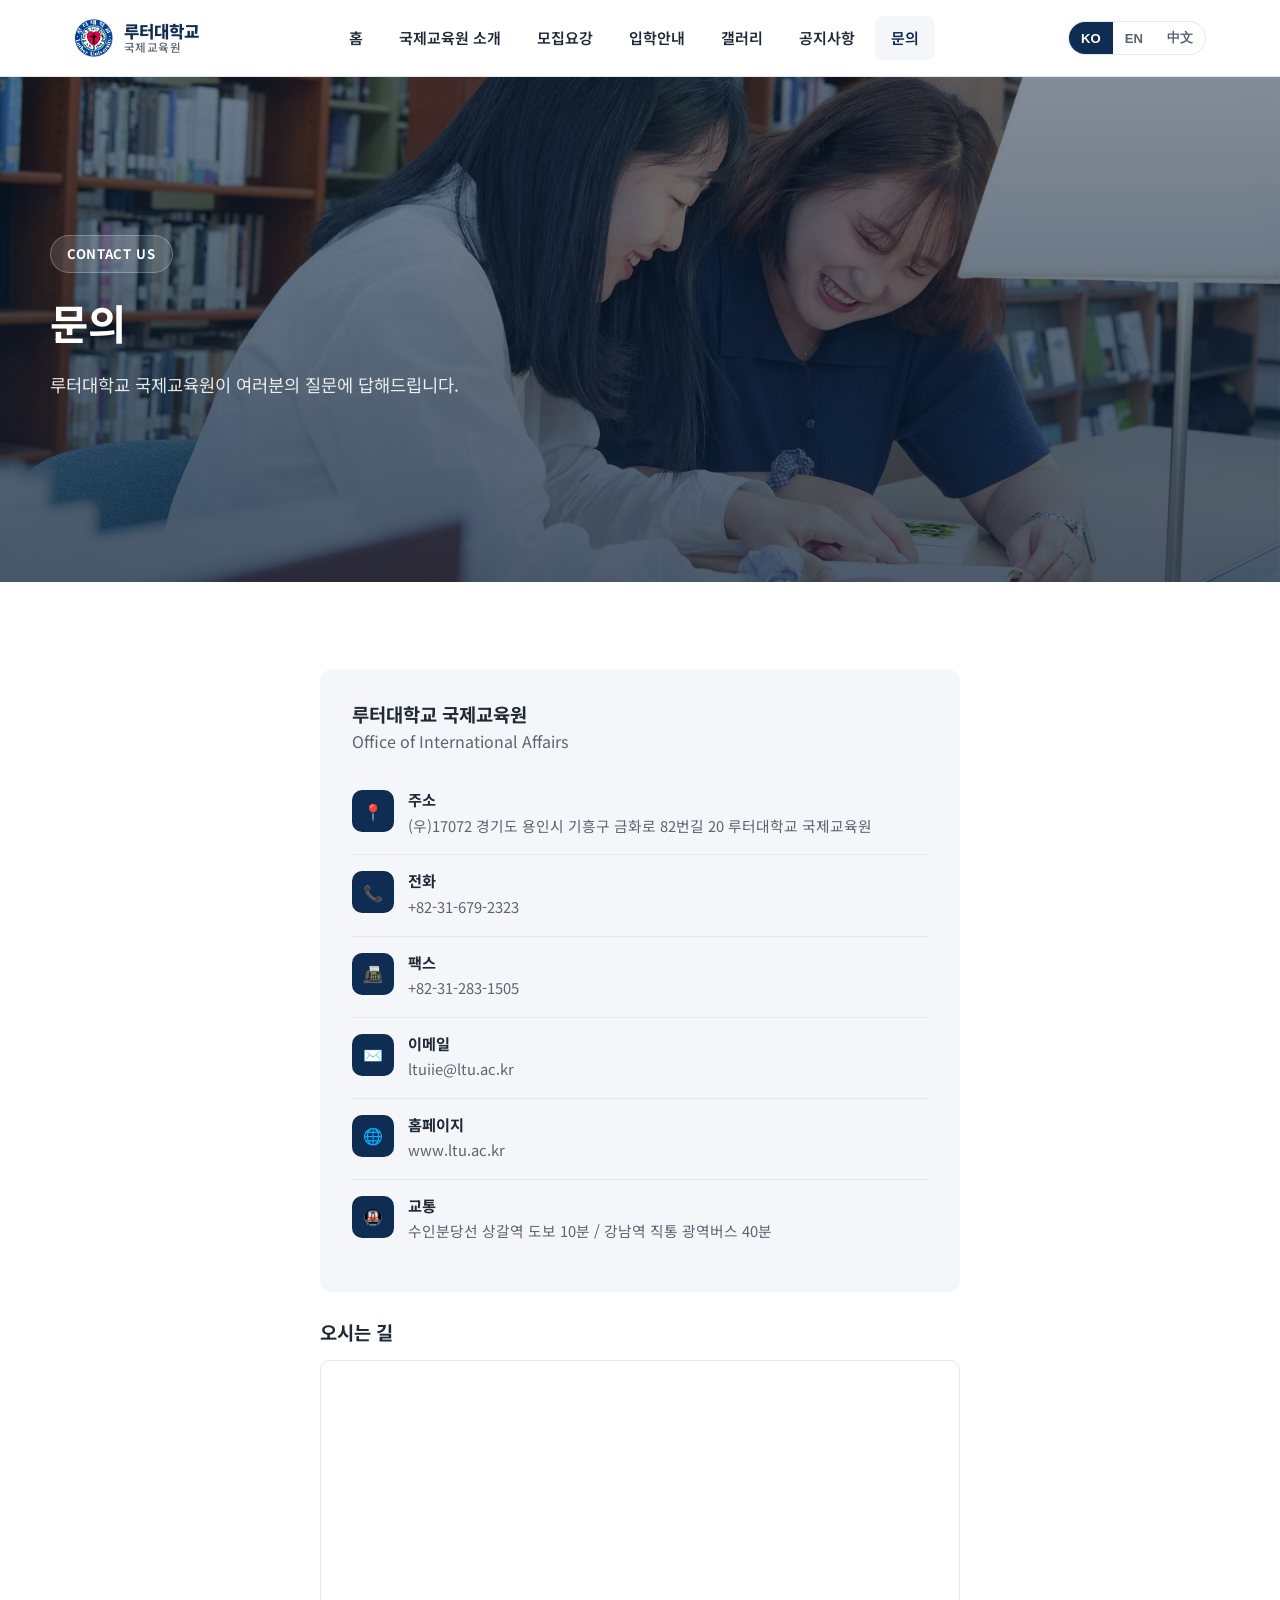
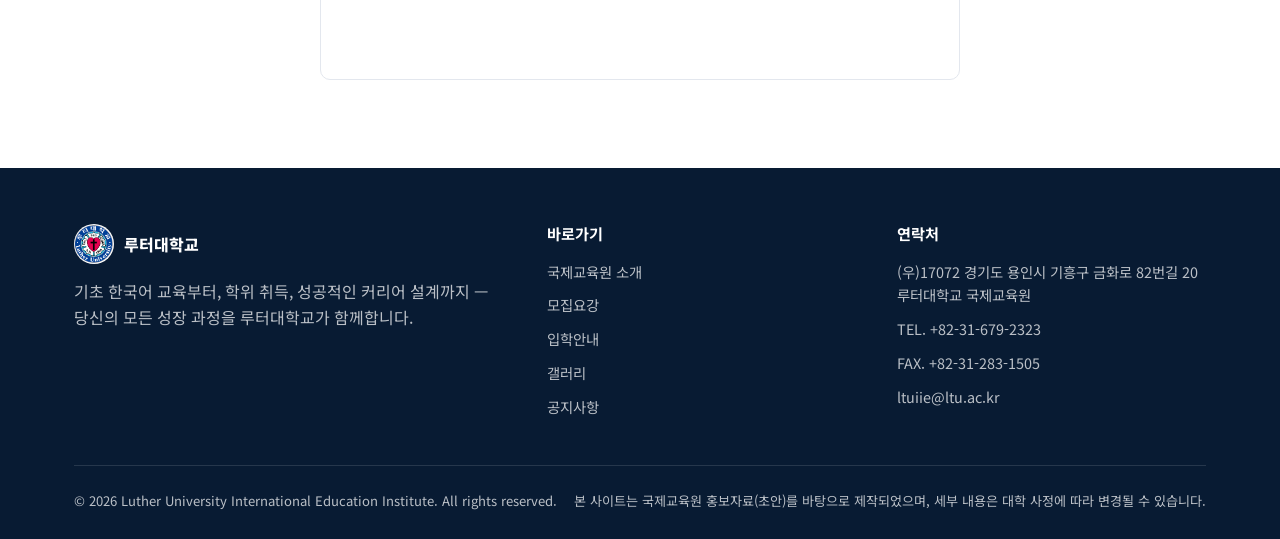
<file: contact.html>
<!DOCTYPE html>
<html lang="ko" data-page-title="meta.title.contact">
<head>
<meta charset="UTF-8">
<meta name="viewport" content="width=device-width, initial-scale=1.0">
<title>문의 | 루터대학교 국제교육원</title>
<meta name="description" content="루터대학교 국제교육원 문의 — 연락처, 오시는 길.">
<link rel="preconnect" href="https://fonts.googleapis.com">
<link rel="preconnect" href="https://fonts.gstatic.com" crossorigin>
<link href="https://fonts.googleapis.com/css2?family=Noto+Sans+KR:wght@400;500;600;700;800&family=Noto+Sans+SC:wght@400;500;600;700;800&family=Poppins:wght@400;500;600;700;800&display=swap" rel="stylesheet">
<link rel="stylesheet" href="assets/css/style.css">
</head>
<body>

<header class="site-header">
  <div class="container header-inner">
    <a href="index.html" class="brand">
      <img src="assets/img/logo-mark.jpg" alt="루터대학교 로고" class="brand-mark">
      <span class="brand-text">
        <span data-i18n="brand.name">루터대학교</span>
        <small data-i18n="brand.sub">국제교육원</small>
      </span>
    </a>
    <nav class="main-nav">
      <a href="index.html" data-i18n="nav.home">홈</a>
      <a href="about.html" data-i18n="nav.about">국제교육원 소개</a>
      <a href="program.html" data-i18n="nav.program">모집요강</a>
      <a href="admission.html" data-i18n="nav.admission">입학안내</a>
      <a href="gallery.html" data-i18n="nav.gallery">갤러리</a>
      <a href="notice.html" data-i18n="nav.notice">공지사항</a>
      <a href="contact.html" class="active" data-i18n="nav.contact">문의</a>
    </nav>
    <div class="header-actions">
      <div class="lang-switch">
        <button type="button" data-lang="ko">KO</button>
        <button type="button" data-lang="en">EN</button>
        <button type="button" data-lang="zh">中文</button>
      </div>
      <button class="nav-toggle" aria-label="메뉴 열기">
        <span></span><span></span><span></span>
      </button>
    </div>
  </div>
</header>

<section class="hero page-hero" style="background-image:url('assets/img/campus-05.jpg')">
  <div class="container hero-inner">
    <span class="hero-eyebrow" data-i18n="contact.hero.eyebrow">CONTACT US</span>
    <h1 data-i18n="contact.hero.title">문의</h1>
    <p class="hero-lead" data-i18n="contact.hero.lead">루터대학교 국제교육원이 여러분의 질문에 답해드립니다.</p>
  </div>
</section>

<section>
  <div class="container">
    <div style="max-width:640px; margin:0 auto;">
      <div>
        <div class="contact-info-card" style="margin-bottom:28px;">
          <h3 data-i18n="contact.info.title" style="margin-bottom:2px;">루터대학교 국제교육원</h3>
          <p style="color:var(--color-text-muted); margin-bottom:20px;" data-i18n="contact.info.sub">Office of International Affairs</p>

          <div class="contact-row">
            <div class="contact-icon">📍</div>
            <div><h4 data-i18n="contact.addr.label">주소</h4><p data-i18n="contact.addr.value">(우)17072 경기도 용인시 기흥구 금화로 82번길 20 루터대학교 국제교육원</p></div>
          </div>
          <div class="contact-row">
            <div class="contact-icon">📞</div>
            <div><h4 data-i18n="contact.tel.label">전화</h4><p data-i18n="contact.tel.value">+82-31-679-2323</p></div>
          </div>
          <div class="contact-row">
            <div class="contact-icon">📠</div>
            <div><h4 data-i18n="contact.fax.label">팩스</h4><p data-i18n="contact.fax.value">+82-31-283-1505</p></div>
          </div>
          <div class="contact-row">
            <div class="contact-icon">✉️</div>
            <div><h4 data-i18n="contact.email.label">이메일</h4><p data-i18n="contact.email.value">ltuiie@ltu.ac.kr</p></div>
          </div>
          <div class="contact-row">
            <div class="contact-icon">🌐</div>
            <div><h4 data-i18n="contact.web.label">홈페이지</h4><p data-i18n="contact.web.value">www.ltu.ac.kr</p></div>
          </div>
          <div class="contact-row">
            <div class="contact-icon">🚇</div>
            <div><h4 data-i18n="contact.transport.label">교통</h4><p data-i18n="contact.transport.value">수인분당선 상갈역 도보 10분 / 강남역 직통 광역버스 40분</p></div>
          </div>
        </div>

        <h3 data-i18n="contact.map.title" style="margin-bottom:16px;">오시는 길</h3>
        <div class="map-frame">
          <iframe src="https://maps.google.com/maps?q=%EA%B2%BD%EA%B8%B0%EB%8F%84%20%EC%9A%A9%EC%9D%B8%EC%8B%9C%20%EA%B8%B0%ED%9D%A5%EA%B5%AC%20%EA%B8%88%ED%99%94%EB%A1%9C%2082%20%EB%A3%A8%ED%84%B0%EB%8C%80%ED%95%99%EA%B5%90&output=embed" loading="lazy" title="루터대학교 위치 지도"></iframe>
        </div>
      </div>
    </div>
  </div>
</section>

<footer class="site-footer">
  <div class="container">
    <div class="footer-top">
      <div>
        <div class="footer-brand">
          <img src="assets/img/logo-mark.jpg" alt="루터대학교 로고" class="brand-mark">
          <span data-i18n="brand.name">루터대학교</span>
        </div>
        <p data-i18n-html="footer.desc">기초 한국어 교육부터, 학위 취득, 성공적인 커리어 설계까지 —<br>당신의 모든 성장 과정을 루터대학교가 함께합니다.</p>
      </div>
      <div>
        <h4 data-i18n="footer.menu">바로가기</h4>
        <ul>
          <li><a href="about.html" data-i18n="nav.about">국제교육원 소개</a></li>
          <li><a href="program.html" data-i18n="nav.program">모집요강</a></li>
          <li><a href="admission.html" data-i18n="nav.admission">입학안내</a></li>
          <li><a href="gallery.html" data-i18n="nav.gallery">갤러리</a></li>
          <li><a href="notice.html" data-i18n="nav.notice">공지사항</a></li>
        </ul>
      </div>
      <div>
        <h4 data-i18n="footer.contact">연락처</h4>
        <ul>
          <li data-i18n="footer.address">(우)17072 경기도 용인시 기흥구 금화로 82번길 20 루터대학교 국제교육원</li>
          <li>TEL. +82-31-679-2323</li>
          <li>FAX. +82-31-283-1505</li>
          <li>ltuiie@ltu.ac.kr</li>
        </ul>
      </div>
    </div>
    <div class="footer-bottom">
      <span data-i18n="footer.rights">© 2026 Luther University International Education Institute. All rights reserved.</span>
      <span data-i18n="footer.note">본 사이트는 국제교육원 홍보자료(초안)를 바탕으로 제작되었으며, 세부 내용은 대학 사정에 따라 변경될 수 있습니다.</span>
    </div>
  </div>
</footer>

<script src="assets/js/i18n-data.js"></script>
<script src="assets/js/main.js"></script>
</body>
</html>
</file>
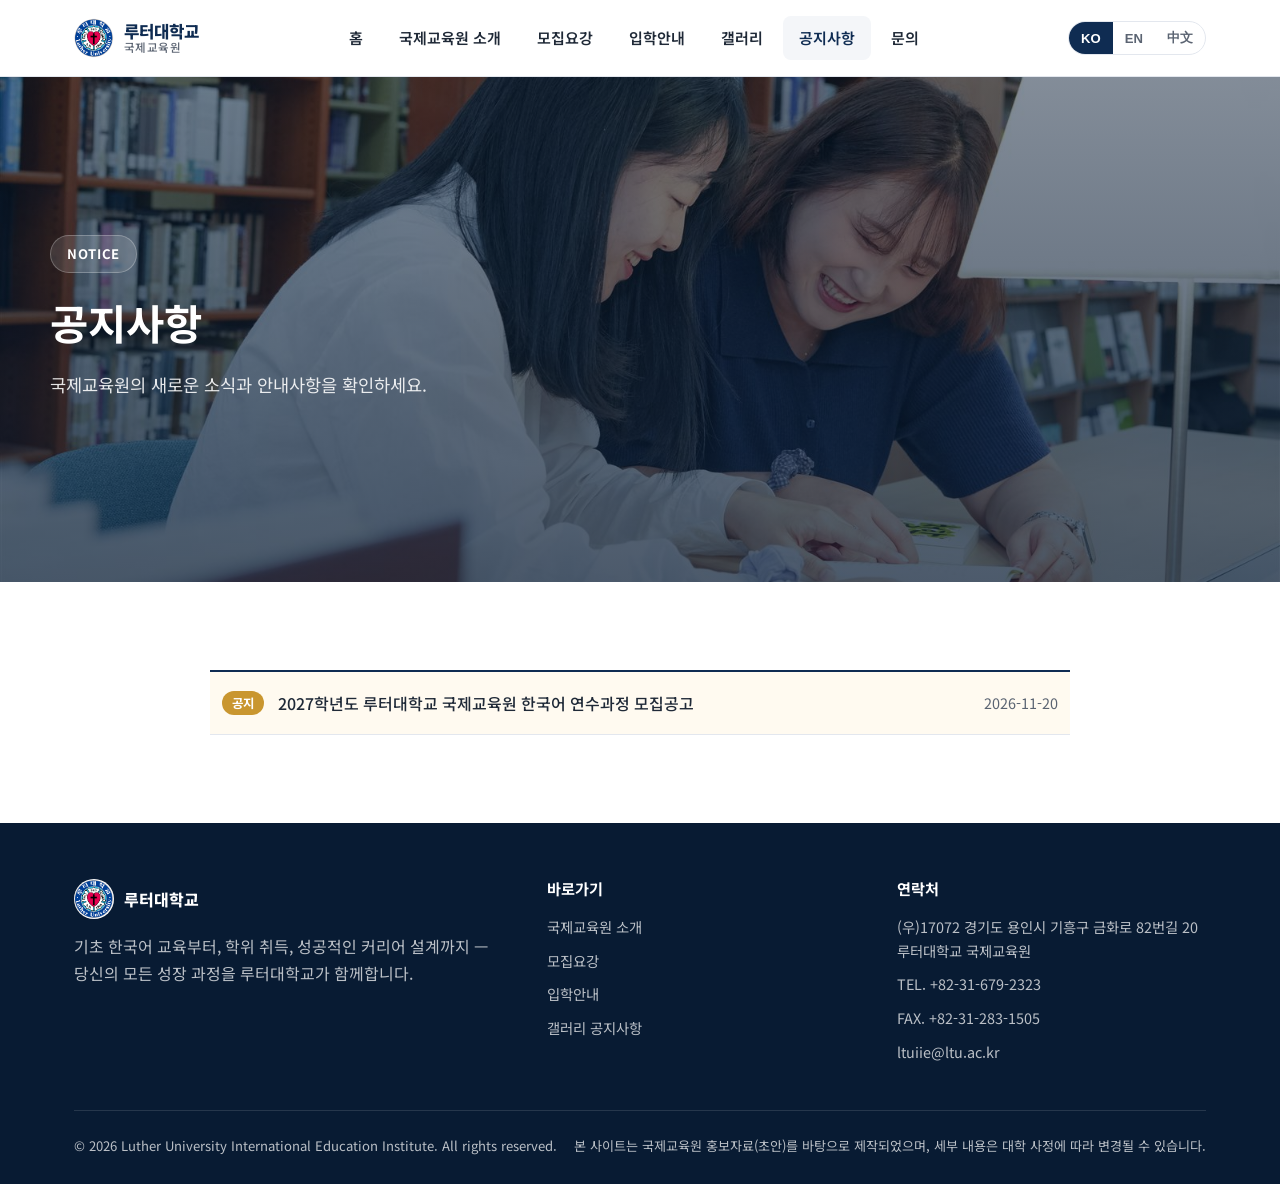
<file: notice.html>
<!DOCTYPE html>
<html lang="ko" data-page-title="meta.title.notice">
<head>
<meta charset="UTF-8">
<meta name="viewport" content="width=device-width, initial-scale=1.0">
<title>공지사항 | 루터대학교 국제교육원</title>
<meta name="description" content="루터대학교 국제교육원 공지사항.">
<link rel="preconnect" href="https://fonts.googleapis.com">
<link rel="preconnect" href="https://fonts.gstatic.com" crossorigin>
<link href="https://fonts.googleapis.com/css2?family=Noto+Sans+KR:wght@400;500;600;700;800&family=Noto+Sans+SC:wght@400;500;600;700;800&family=Poppins:wght@400;500;600;700;800&display=swap" rel="stylesheet">
<link rel="stylesheet" href="assets/css/style.css">
</head>
<body>

<header class="site-header">
  <div class="container header-inner">
    <a href="index.html" class="brand">
      <img src="assets/img/logo-mark.jpg" alt="루터대학교 로고" class="brand-mark">
      <span class="brand-text">
        <span data-i18n="brand.name">루터대학교</span>
        <small data-i18n="brand.sub">국제교육원</small>
      </span>
    </a>
    <nav class="main-nav">
      <a href="index.html" data-i18n="nav.home">홈</a>
      <a href="about.html" data-i18n="nav.about">국제교육원 소개</a>
      <a href="program.html" data-i18n="nav.program">모집요강</a>
      <a href="admission.html" data-i18n="nav.admission">입학안내</a>
      <a href="gallery.html" data-i18n="nav.gallery">갤러리</a>
      <a href="notice.html" class="active" data-i18n="nav.notice">공지사항</a>
      <a href="contact.html" data-i18n="nav.contact">문의</a>
    </nav>
    <div class="header-actions">
      <div class="lang-switch">
        <button type="button" data-lang="ko">KO</button>
        <button type="button" data-lang="en">EN</button>
        <button type="button" data-lang="zh">中文</button>
      </div>
      <button class="nav-toggle" aria-label="메뉴 열기">
        <span></span><span></span><span></span>
      </button>
    </div>
  </div>
</header>

<section class="hero page-hero" style="background-image:url('assets/img/campus-05.jpg')">
  <div class="container hero-inner">
    <span class="hero-eyebrow" data-i18n="notice.hero.eyebrow">NOTICE</span>
    <h1 data-i18n="notice.hero.title">공지사항</h1>
    <p class="hero-lead" data-i18n="notice.hero.lead">국제교육원의 새로운 소식과 안내사항을 확인하세요.</p>
  </div>
</section>

<section>
  <div class="container">
    <div class="notice-wrap">
      <div id="notice-list" class="notice-list" aria-live="polite"></div>
      <article id="notice-detail" class="notice-detail" hidden>
        <h2 id="nd-title"></h2>
        <div class="notice-meta" id="nd-date"></div>
        <div class="notice-body" id="nd-body"></div>
        <p style="margin-top:32px;"><a href="notice.html" class="btn btn-navy" data-i18n="notice.back">목록으로</a></p>
      </article>
    </div>
  </div>
</section>


<footer class="site-footer">
  <div class="container">
    <div class="footer-top">
      <div>
        <div class="footer-brand">
          <img src="assets/img/logo-mark.jpg" alt="루터대학교 로고" class="brand-mark">
          <span data-i18n="brand.name">루터대학교</span>
        </div>
        <p data-i18n-html="footer.desc">기초 한국어 교육부터, 학위 취득, 성공적인 커리어 설계까지 —<br>당신의 모든 성장 과정을 루터대학교가 함께합니다.</p>
      </div>
      <div>
        <h4 data-i18n="footer.menu">바로가기</h4>
        <ul>
          <li><a href="about.html" data-i18n="nav.about">국제교육원 소개</a></li>
          <li><a href="program.html" data-i18n="nav.program">모집요강</a></li>
          <li><a href="admission.html" data-i18n="nav.admission">입학안내</a></li>
          <li><a href="gallery.html" data-i18n="nav.gallery">갤러리</a>
      <a href="notice.html" class="active" data-i18n="nav.notice">공지사항</a></li>
        </ul>
      </div>
      <div>
        <h4 data-i18n="footer.contact">연락처</h4>
        <ul>
          <li data-i18n="footer.address">(우)17072 경기도 용인시 기흥구 금화로 82번길 20 루터대학교 국제교육원</li>
          <li>TEL. +82-31-679-2323</li>
          <li>FAX. +82-31-283-1505</li>
          <li>ltuiie@ltu.ac.kr</li>
        </ul>
      </div>
    </div>
    <div class="footer-bottom">
      <span data-i18n="footer.rights">© 2026 Luther University International Education Institute. All rights reserved.</span>
      <span data-i18n="footer.note">본 사이트는 국제교육원 홍보자료(초안)를 바탕으로 제작되었으며, 세부 내용은 대학 사정에 따라 변경될 수 있습니다.</span>
    </div>
  </div>
</footer>

<script src="assets/js/i18n-data.js"></script>
<script src="assets/js/main.js"></script>
<script src="assets/js/notice.js"></script>
</body>
</html>
</file>
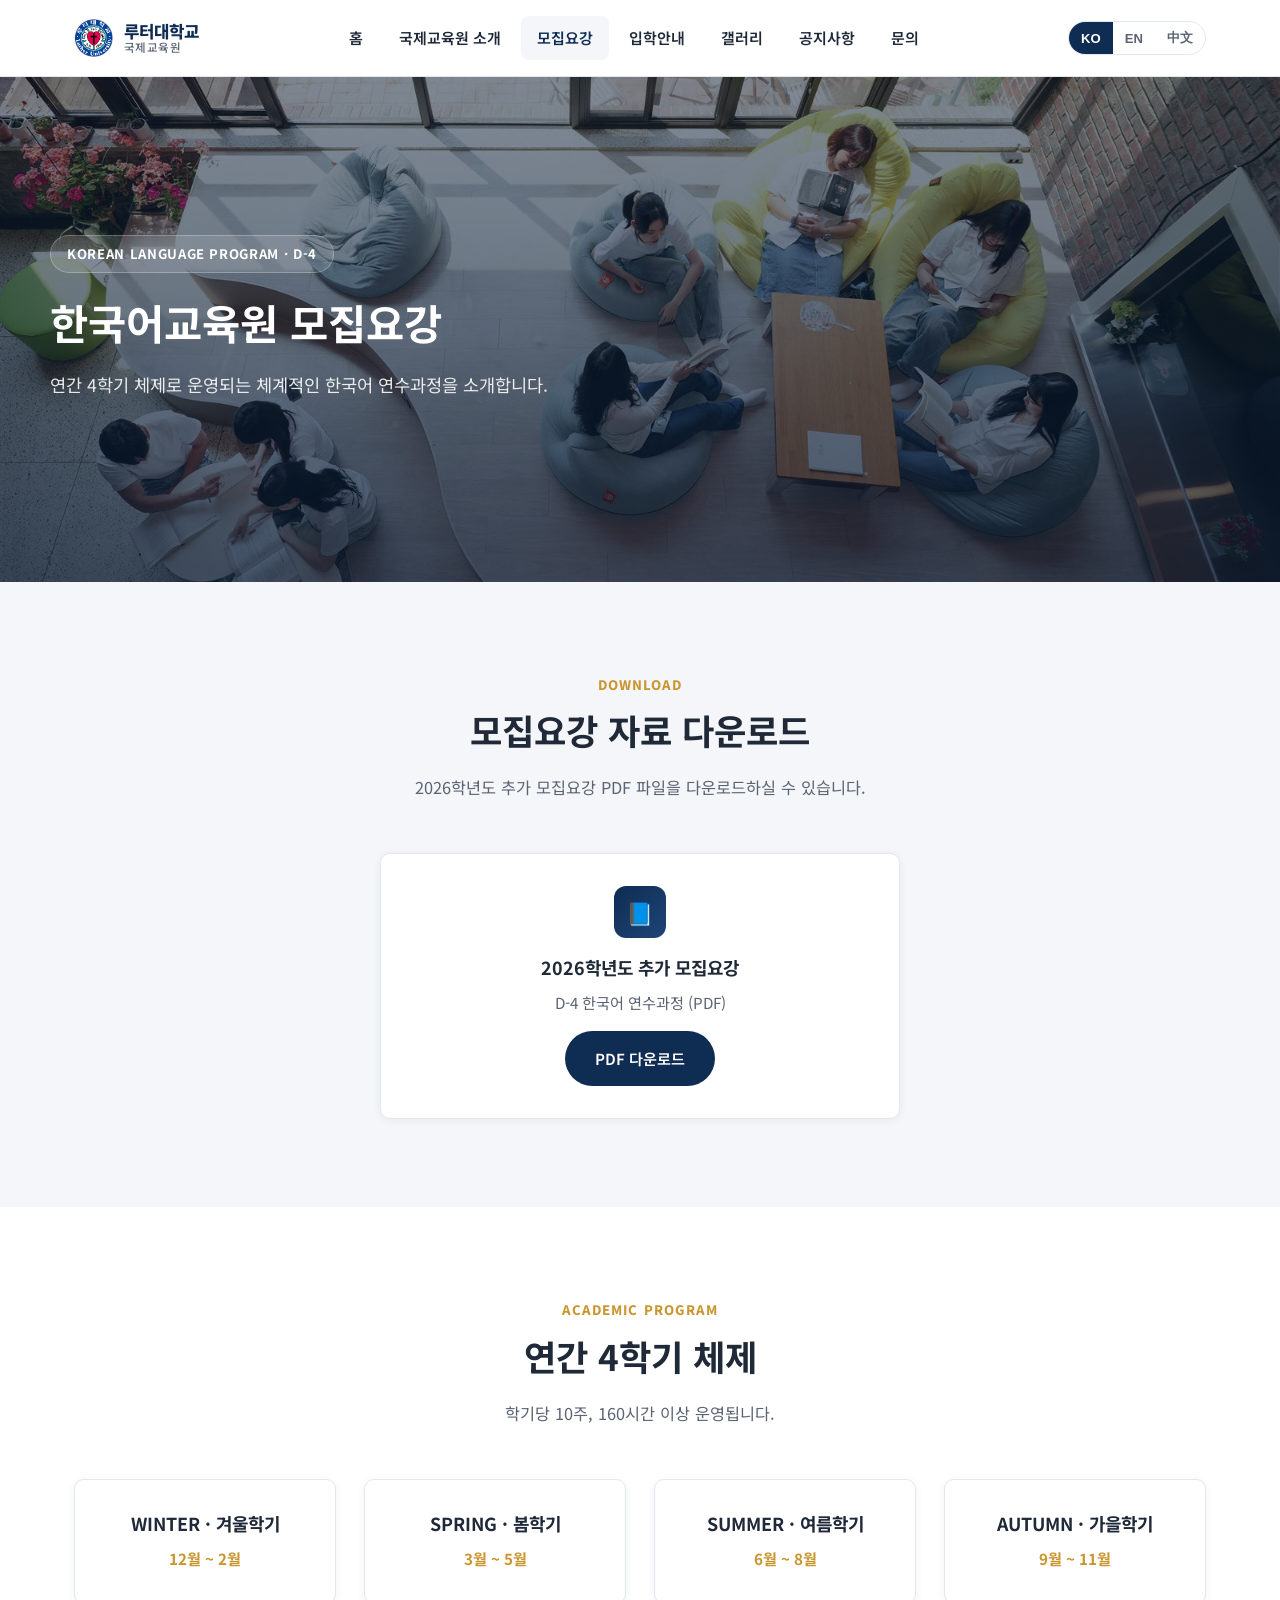
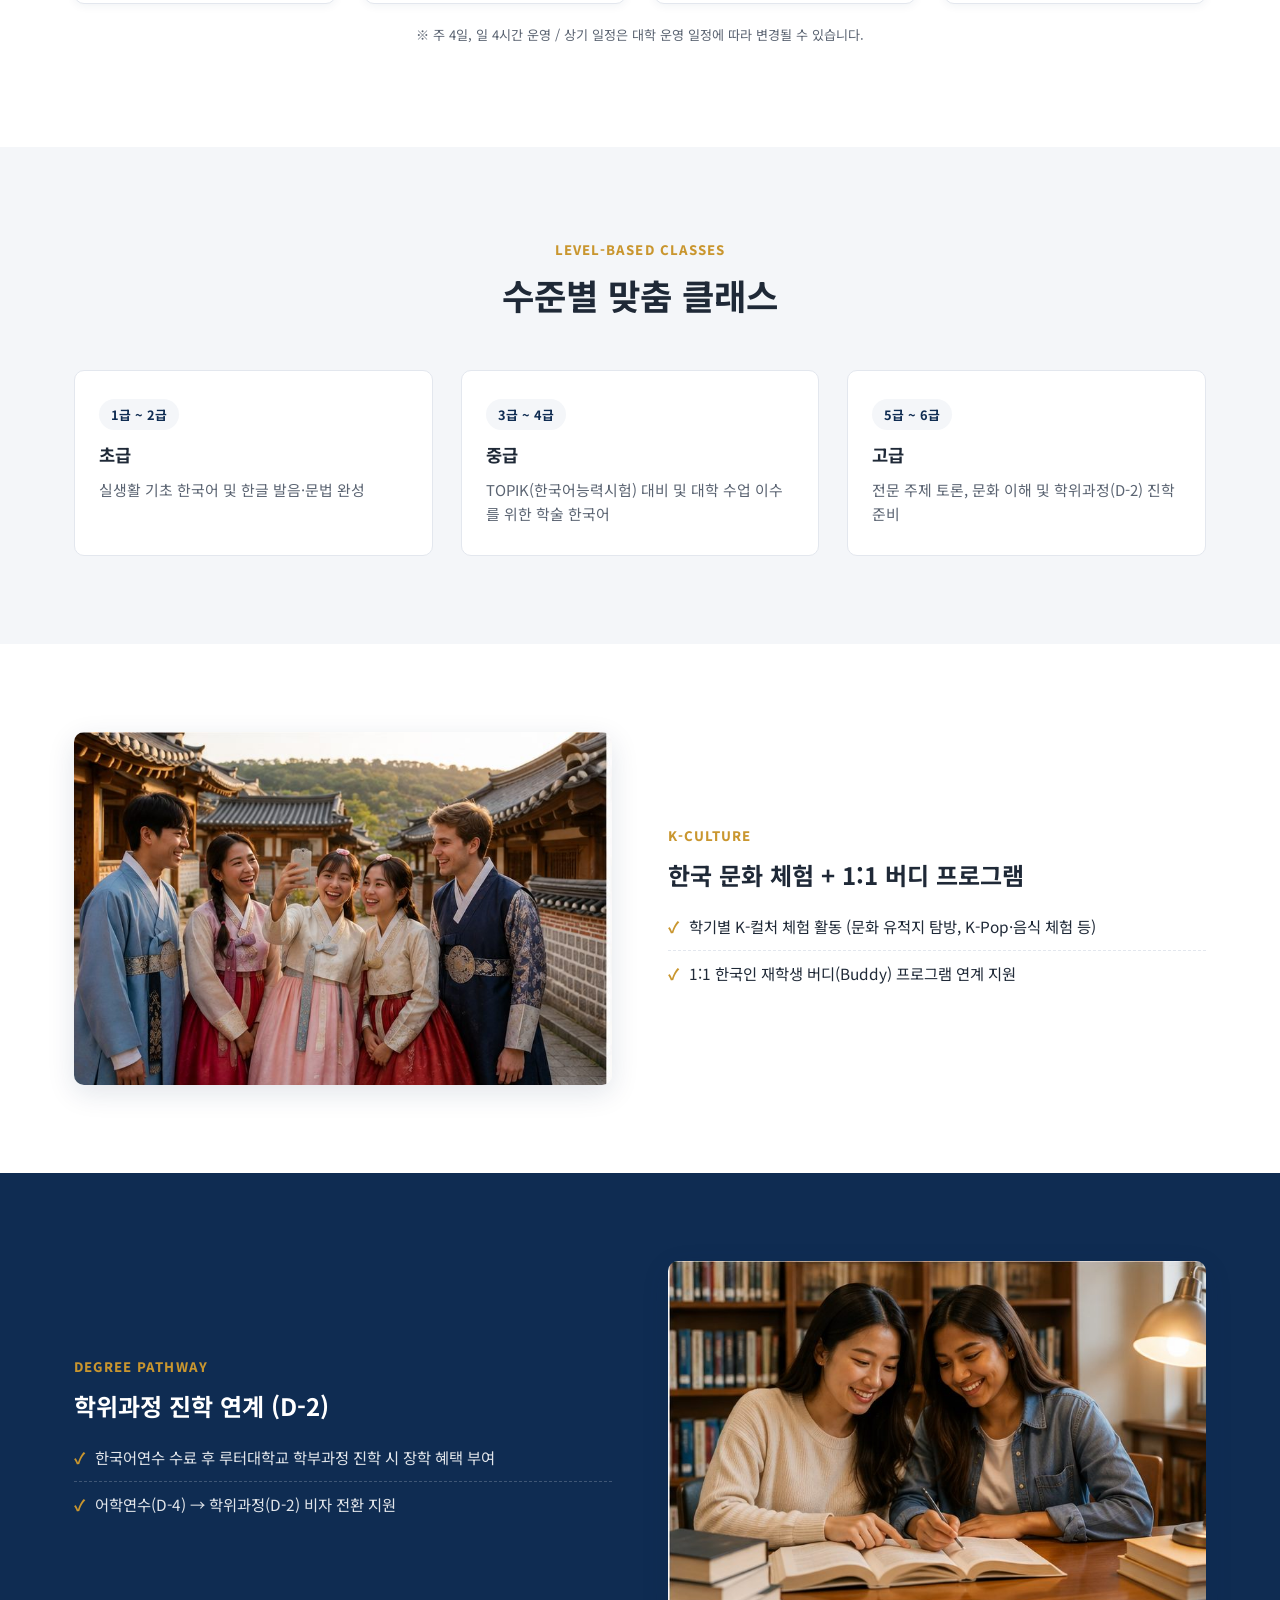
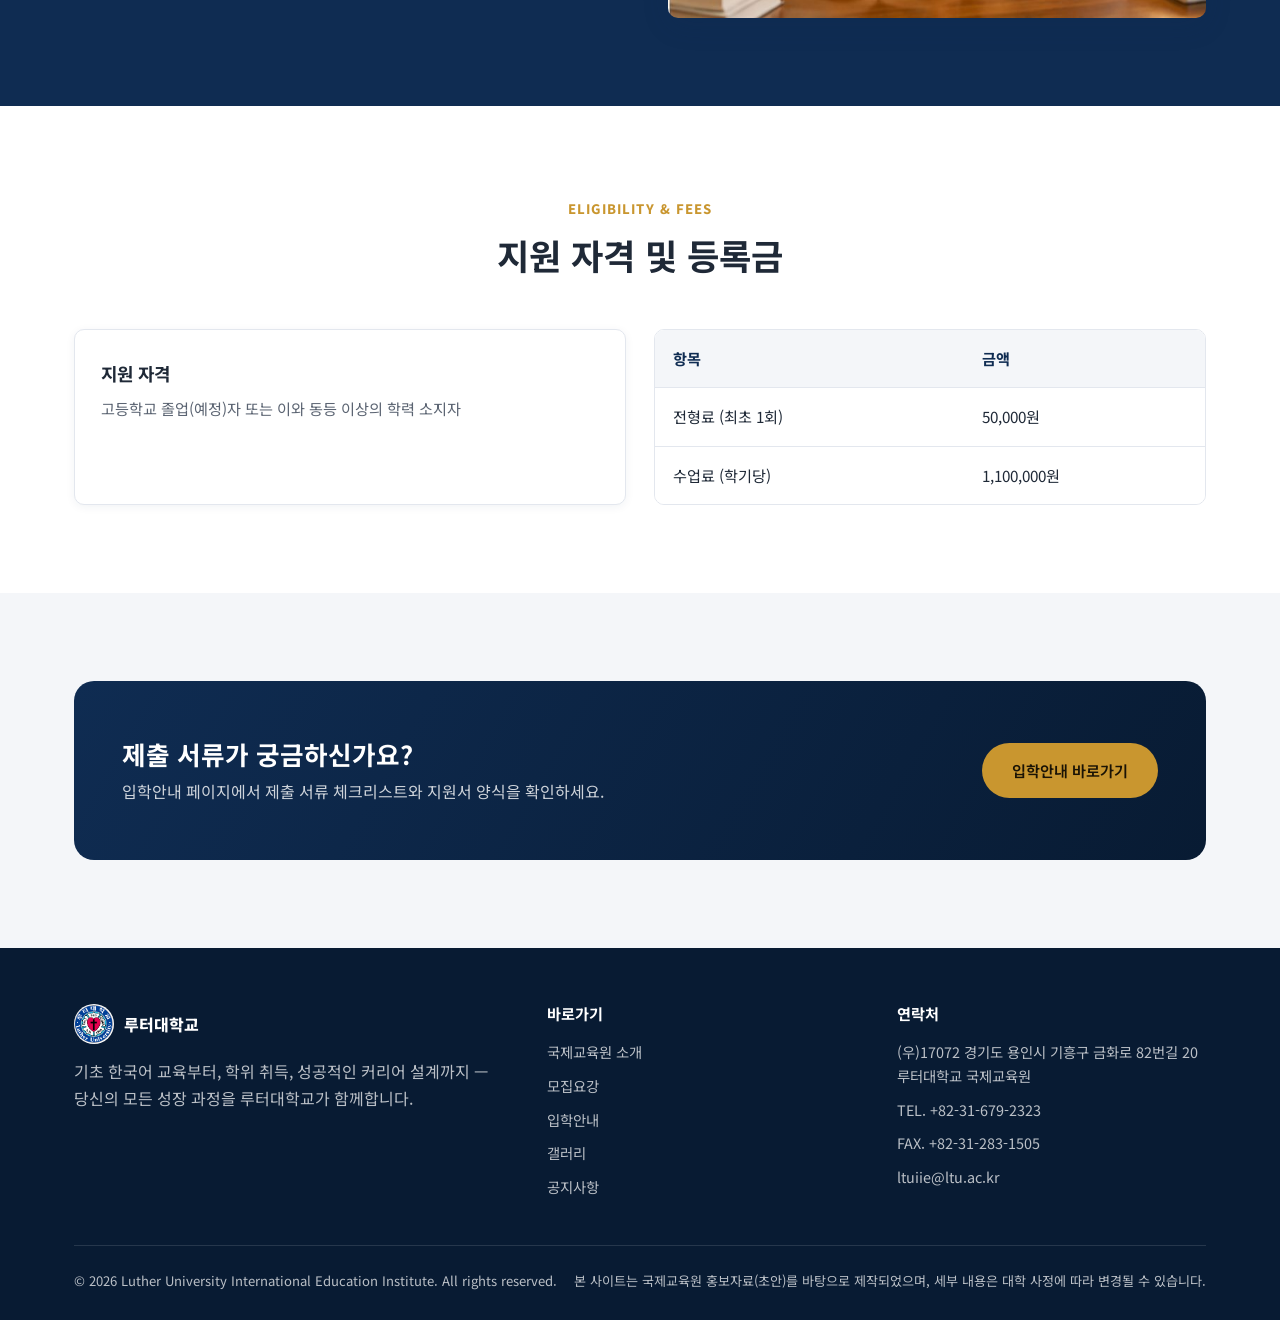
<file: program.html>
<!DOCTYPE html>
<html lang="ko" data-page-title="meta.title.program">
<head>
<meta charset="UTF-8">
<meta name="viewport" content="width=device-width, initial-scale=1.0">
<title>모집요강 | 루터대학교 국제교육원</title>
<meta name="description" content="루터대학교 한국어교육원 어학연수과정(D-4) 모집요강 — 학기제, 수준별 클래스, K-컬처 프로그램, 지원자격, 등록금 안내.">
<link rel="preconnect" href="https://fonts.googleapis.com">
<link rel="preconnect" href="https://fonts.gstatic.com" crossorigin>
<link href="https://fonts.googleapis.com/css2?family=Noto+Sans+KR:wght@400;500;600;700;800&family=Noto+Sans+SC:wght@400;500;600;700;800&family=Poppins:wght@400;500;600;700;800&display=swap" rel="stylesheet">
<link rel="stylesheet" href="assets/css/style.css">
</head>
<body>

<header class="site-header">
  <div class="container header-inner">
    <a href="index.html" class="brand">
      <img src="assets/img/logo-mark.jpg" alt="루터대학교 로고" class="brand-mark">
      <span class="brand-text">
        <span data-i18n="brand.name">루터대학교</span>
        <small data-i18n="brand.sub">국제교육원</small>
      </span>
    </a>
    <nav class="main-nav">
      <a href="index.html" data-i18n="nav.home">홈</a>
      <a href="about.html" data-i18n="nav.about">국제교육원 소개</a>
      <a href="program.html" class="active" data-i18n="nav.program">모집요강</a>
      <a href="admission.html" data-i18n="nav.admission">입학안내</a>
      <a href="gallery.html" data-i18n="nav.gallery">갤러리</a>
      <a href="notice.html" data-i18n="nav.notice">공지사항</a>
      <a href="contact.html" data-i18n="nav.contact">문의</a>
    </nav>
    <div class="header-actions">
      <div class="lang-switch">
        <button type="button" data-lang="ko">KO</button>
        <button type="button" data-lang="en">EN</button>
        <button type="button" data-lang="zh">中文</button>
      </div>
      <button class="nav-toggle" aria-label="메뉴 열기">
        <span></span><span></span><span></span>
      </button>
    </div>
  </div>
</header>

<section class="hero page-hero" style="background-image:url('assets/img/campus-03.jpg')">
  <div class="container hero-inner">
    <span class="hero-eyebrow" data-i18n="program.hero.eyebrow">KOREAN LANGUAGE PROGRAM · D-4</span>
    <h1 data-i18n="program.hero.title">한국어교육원 모집요강</h1>
    <p class="hero-lead" data-i18n="program.hero.lead">연간 4학기 체제로 운영되는 체계적인 한국어 연수과정을 소개합니다.</p>
  </div>
</section>

<section class="section-alt">
  <div class="container">
    <div class="section-head">
      <span class="eyebrow" data-i18n="program.guide.eyebrow">DOWNLOAD</span>
      <h2 data-i18n="program.guide.title">모집요강 자료 다운로드</h2>
      <p data-i18n="program.guide.lead">중국어(中文) 모집요강 PDF 파일을 다운로드하실 수 있습니다.</p>
    </div>
    <div class="grid grid-2" style="grid-template-columns:minmax(0,520px); justify-content:center;">
      <div class="card text-center">
        <div class="card-icon" style="margin:0 auto 18px;">📘</div>
        <h3 data-i18n="program.guide.full.title">2026학년도 추가 모집요강</h3>
        <p data-i18n="program.guide.full.desc">D-4 한국어 연수과정 (PDF)</p>
        <p style="margin-top:16px;">
          <a href="assets/docs/01-admission-guide-2026.pdf" target="_blank" class="btn btn-navy" data-i18n="program.guide.download">PDF 다운로드</a>
        </p>
      </div>
    </div>
  </div>
</section>

<section>
  <div class="container">
    <div class="section-head">
      <span class="eyebrow" data-i18n="program.schedule.eyebrow">ACADEMIC PROGRAM</span>
      <h2 data-i18n="program.schedule.title">연간 4학기 체제</h2>
      <p data-i18n="program.schedule.lead">학기당 10주, 160시간 이상 운영됩니다.</p>
    </div>
    <div class="grid grid-4">
      <div class="card text-center">
        <h3 data-i18n="program.q1.name">WINTER · 겨울학기</h3>
        <p data-i18n="program.q1.date" style="font-weight:700; color:var(--color-accent);">12월 ~ 2월</p>
      </div>
      <div class="card text-center">
        <h3 data-i18n="program.q2.name">SPRING · 봄학기</h3>
        <p data-i18n="program.q2.date" style="font-weight:700; color:var(--color-accent);">3월 ~ 5월</p>
      </div>
      <div class="card text-center">
        <h3 data-i18n="program.q3.name">SUMMER · 여름학기</h3>
        <p data-i18n="program.q3.date" style="font-weight:700; color:var(--color-accent);">6월 ~ 8월</p>
      </div>
      <div class="card text-center">
        <h3 data-i18n="program.q4.name">AUTUMN · 가을학기</h3>
        <p data-i18n="program.q4.date" style="font-weight:700; color:var(--color-accent);">9월 ~ 11월</p>
      </div>
    </div>
    <p class="form-note text-center" style="margin-top:20px;" data-i18n="program.schedule.note">※ 주 4일, 일 4시간 운영 / 상기 일정은 대학 운영 일정에 따라 변경될 수 있습니다.</p>
  </div>
</section>

<section class="section-alt">
  <div class="container">
    <div class="section-head">
      <span class="eyebrow" data-i18n="program.level.eyebrow">LEVEL-BASED CLASSES</span>
      <h2 data-i18n="program.level.title">수준별 맞춤 클래스</h2>
    </div>
    <div class="grid grid-3">
      <div class="level-card">
        <span class="level-tag" data-i18n="program.level1.tag">1급 ~ 2급</span>
        <h3 data-i18n="program.level1.title">초급</h3>
        <p data-i18n="program.level1.desc">실생활 기초 한국어 및 한글 발음·문법 완성</p>
      </div>
      <div class="level-card">
        <span class="level-tag" data-i18n="program.level2.tag">3급 ~ 4급</span>
        <h3 data-i18n="program.level2.title">중급</h3>
        <p data-i18n="program.level2.desc">TOPIK(한국어능력시험) 대비 및 대학 수업 이수를 위한 학술 한국어</p>
      </div>
      <div class="level-card">
        <span class="level-tag" data-i18n="program.level3.tag">5급 ~ 6급</span>
        <h3 data-i18n="program.level3.title">고급</h3>
        <p data-i18n="program.level3.desc">전문 주제 토론, 문화 이해 및 학위과정(D-2) 진학 준비</p>
      </div>
    </div>
  </div>
</section>

<section>
  <div class="container">
    <div class="split">
      <img src="assets/img/korean-culture.jpg" alt="한국 문화 체험">
      <div>
        <span class="eyebrow" data-i18n="program.culture.eyebrow">K-CULTURE</span>
        <h2 data-i18n="program.culture.title">한국 문화 체험 + 1:1 버디 프로그램</h2>
        <ul class="check-list">
          <li data-i18n="program.culture.b1">학기별 K-컬처 체험 활동 (문화 유적지 탐방, K-Pop·음식 체험 등)</li>
          <li data-i18n="program.culture.b2">1:1 한국인 재학생 버디(Buddy) 프로그램 연계 지원</li>
        </ul>
      </div>
    </div>
  </div>
</section>

<section class="section-navy">
  <div class="container">
    <div class="split">
      <div>
        <span class="eyebrow" data-i18n="program.degree.eyebrow">DEGREE PATHWAY</span>
        <h2 data-i18n="program.degree.title">학위과정 진학 연계 (D-2)</h2>
        <ul class="check-list">
          <li data-i18n="program.degree.b1" style="color:rgba(255,255,255,0.88); border-bottom-color:rgba(255,255,255,0.2);">한국어연수 수료 후 루터대학교 학부과정 진학 시 장학 혜택 부여</li>
          <li data-i18n="program.degree.b2" style="color:rgba(255,255,255,0.88); border-bottom-color:rgba(255,255,255,0.2);">어학연수(D-4) → 학위과정(D-2) 비자 전환 지원</li>
        </ul>
      </div>
      <img src="assets/img/buddy-library.jpg" alt="버디 프로그램 학습 지원">
    </div>
  </div>
</section>

<section>
  <div class="container">
    <div class="section-head">
      <span class="eyebrow" data-i18n="program.qualify.eyebrow">ELIGIBILITY &amp; FEES</span>
      <h2 data-i18n="program.qualify.title">지원 자격 및 등록금</h2>
    </div>
    <div class="grid grid-2">
      <div class="card">
        <h3 data-i18n="program.qualify.h">지원 자격</h3>
        <p data-i18n="program.qualify.desc">고등학교 졸업(예정)자 또는 이와 동등 이상의 학력 소지자</p>
      </div>
      <div class="table-wrap">
        <table>
          <thead><tr><th data-i18n="program.fee.table.item">항목</th><th data-i18n="program.fee.table.amount">금액</th></tr></thead>
          <tbody>
            <tr><td data-i18n="program.fee1.item">전형료 (최초 1회)</td><td data-i18n="program.fee1.amount">50,000원</td></tr>
            <tr><td data-i18n="program.fee2.item">수업료 (학기당)</td><td data-i18n="program.fee2.amount">1,100,000원</td></tr>
          </tbody>
        </table>
      </div>
    </div>
  </div>
</section>

<section class="section-alt">
  <div class="container">
    <div class="cta-band">
      <div>
        <h2 data-i18n="program.cta.title">제출 서류가 궁금하신가요?</h2>
        <p data-i18n="program.cta.desc">입학안내 페이지에서 제출 서류 체크리스트와 지원서 양식을 확인하세요.</p>
      </div>
      <a href="admission.html" class="btn btn-primary" data-i18n="program.cta.btn">입학안내 바로가기</a>
    </div>
  </div>
</section>

<footer class="site-footer">
  <div class="container">
    <div class="footer-top">
      <div>
        <div class="footer-brand">
          <img src="assets/img/logo-mark.jpg" alt="루터대학교 로고" class="brand-mark">
          <span data-i18n="brand.name">루터대학교</span>
        </div>
        <p data-i18n-html="footer.desc">기초 한국어 교육부터, 학위 취득, 성공적인 커리어 설계까지 —<br>당신의 모든 성장 과정을 루터대학교가 함께합니다.</p>
      </div>
      <div>
        <h4 data-i18n="footer.menu">바로가기</h4>
        <ul>
          <li><a href="about.html" data-i18n="nav.about">국제교육원 소개</a></li>
          <li><a href="program.html" data-i18n="nav.program">모집요강</a></li>
          <li><a href="admission.html" data-i18n="nav.admission">입학안내</a></li>
          <li><a href="gallery.html" data-i18n="nav.gallery">갤러리</a></li>
          <li><a href="notice.html" data-i18n="nav.notice">공지사항</a></li>
        </ul>
      </div>
      <div>
        <h4 data-i18n="footer.contact">연락처</h4>
        <ul>
          <li data-i18n="footer.address">(우)17072 경기도 용인시 기흥구 금화로 82번길 20 루터대학교 국제교육원</li>
          <li>TEL. +82-31-679-2323</li>
          <li>FAX. +82-31-283-1505</li>
          <li>ltuiie@ltu.ac.kr</li>
        </ul>
      </div>
    </div>
    <div class="footer-bottom">
      <span data-i18n="footer.rights">© 2026 Luther University International Education Institute. All rights reserved.</span>
      <span data-i18n="footer.note">본 사이트는 국제교육원 홍보자료(초안)를 바탕으로 제작되었으며, 세부 내용은 대학 사정에 따라 변경될 수 있습니다.</span>
    </div>
  </div>
</footer>

<script src="assets/js/i18n-data.js"></script>
<script src="assets/js/main.js"></script>
</body>
</html>
</file>
<file: assets/css/style.css>
/* ==========================================================================
   Luther University International Education Institute
   루터대학교 국제교육원 / 한국어교육원 웹사이트
   ========================================================================== */

:root {
  --color-primary: #0f2c52;
  --color-primary-dark: #081b33;
  --color-primary-light: #1e4577;
  --color-accent: #c9962f;
  --color-accent-light: #e4b656;
  --color-bg: #ffffff;
  --color-bg-alt: #f4f6f9;
  --color-bg-navy: #0f2c52;
  --color-text: #1f2937;
  --color-text-muted: #5b6472;
  --color-text-invert: #ffffff;
  --color-border: #e3e7ee;

  --font-kr: 'Noto Sans KR', 'Pretendard', -apple-system, BlinkMacSystemFont, 'Malgun Gothic', sans-serif;
  --font-en: 'Poppins', 'Noto Sans KR', sans-serif;
  --font-zh: 'Noto Sans SC', 'Noto Sans KR', sans-serif;

  --container: 1180px;
  --radius: 10px;
  --shadow-sm: 0 2px 10px rgba(15, 44, 82, 0.06);
  --shadow-md: 0 8px 28px rgba(15, 44, 82, 0.12);
  --transition: 0.25s ease;
}

* { box-sizing: border-box; }
html { scroll-behavior: smooth; }

body {
  margin: 0;
  font-family: var(--font-kr);
  color: var(--color-text);
  background: var(--color-bg);
  line-height: 1.65;
  -webkit-font-smoothing: antialiased;
}

img { max-width: 100%; display: block; }

a { color: inherit; text-decoration: none; }

ul { list-style: none; margin: 0; padding: 0; }

h1, h2, h3, h4 { margin: 0 0 .6em; line-height: 1.3; font-weight: 700; }

p { margin: 0 0 1em; }

.container {
  width: 100%;
  max-width: var(--container);
  margin: 0 auto;
  padding: 0 24px;
}

.visually-hidden {
  position: absolute;
  width: 1px; height: 1px;
  overflow: hidden;
  clip: rect(0,0,0,0);
}

/* ---------- Buttons ---------- */
.btn {
  display: inline-flex;
  align-items: center;
  justify-content: center;
  gap: 8px;
  padding: 13px 28px;
  border-radius: 999px;
  font-weight: 600;
  font-size: 0.95rem;
  border: 2px solid transparent;
  cursor: pointer;
  transition: all var(--transition);
  white-space: nowrap;
}
.btn-primary {
  background: var(--color-accent);
  color: #1a1305;
}
.btn-primary:hover { background: var(--color-accent-light); transform: translateY(-2px); }
.btn-outline {
  background: transparent;
  border-color: rgba(255,255,255,0.7);
  color: #fff;
}
.btn-outline:hover { background: rgba(255,255,255,0.12); }
.btn-navy {
  background: var(--color-primary);
  color: #fff;
}
.btn-navy:hover { background: var(--color-primary-light); transform: translateY(-2px); }

/* ---------- Header ---------- */
.site-header {
  position: sticky;
  top: 0;
  z-index: 100;
  background: rgba(255,255,255,0.96);
  backdrop-filter: blur(6px);
  border-bottom: 1px solid var(--color-border);
}
.header-inner {
  display: flex;
  align-items: center;
  justify-content: space-between;
  height: 76px;
}
.brand {
  display: flex;
  align-items: center;
  gap: 10px;
  font-weight: 800;
  color: var(--color-primary);
  font-size: 1.05rem;
}
.brand .brand-mark {
  width: 40px; height: 40px;
  border-radius: 50%;
  object-fit: cover;
  flex-shrink: 0;
}
.brand .brand-text { display: flex; flex-direction: column; line-height: 1.2; }
.brand .brand-text small { font-weight: 500; color: var(--color-text-muted); font-size: 0.72rem; letter-spacing: .04em; }

.main-nav {
  display: flex;
  align-items: center;
  gap: 4px;
}
.main-nav a {
  padding: 10px 16px;
  border-radius: 8px;
  font-weight: 600;
  font-size: 0.94rem;
  color: var(--color-text);
  transition: all var(--transition);
}
.main-nav a:hover, .main-nav a.active {
  background: var(--color-bg-alt);
  color: var(--color-primary);
}

.header-actions {
  display: flex;
  align-items: center;
  gap: 14px;
}

.lang-switch {
  display: flex;
  border: 1px solid var(--color-border);
  border-radius: 999px;
  overflow: hidden;
}
.lang-switch button {
  border: none;
  background: transparent;
  padding: 7px 12px;
  font-size: 0.82rem;
  font-weight: 700;
  color: var(--color-text-muted);
  cursor: pointer;
  transition: all var(--transition);
}
.lang-switch button.active {
  background: var(--color-primary);
  color: #fff;
}

.nav-toggle {
  display: none;
  flex-direction: column;
  gap: 5px;
  background: none;
  border: none;
  cursor: pointer;
  padding: 8px;
}
.nav-toggle span {
  width: 24px; height: 2px;
  background: var(--color-primary);
  border-radius: 2px;
}

/* ---------- Hero ---------- */
.hero {
  position: relative;
  min-height: 560px;
  display: flex;
  align-items: center;
  color: #fff;
  background-size: cover;
  background-position: center;
  background-repeat: no-repeat;
  overflow: hidden;
}
.hero::before {
  content: "";
  position: absolute;
  inset: 0;
  background: linear-gradient(180deg, rgba(8,27,51,0.5), rgba(8,27,51,0.72));
  z-index: 1;
}
.hero-inner { position: relative; z-index: 2; padding: 100px 0 90px; }
.hero-eyebrow {
  display: inline-flex;
  align-items: center;
  gap: 8px;
  padding: 7px 16px;
  border-radius: 999px;
  background: rgba(255,255,255,0.12);
  border: 1px solid rgba(255,255,255,0.25);
  font-size: 0.82rem;
  font-weight: 700;
  letter-spacing: .05em;
  margin-bottom: 22px;
}
.hero h1 {
  font-size: clamp(2rem, 4.4vw, 3.4rem);
  max-width: 780px;
  margin-bottom: .5em;
}
.hero .hero-lead {
  font-size: 1.1rem;
  max-width: 640px;
  color: rgba(255,255,255,0.88);
  margin-bottom: 2em;
}
.hero-actions { display: flex; gap: 14px; flex-wrap: wrap; }

.page-hero {
  min-height: 320px;
}
.page-hero .hero-inner { padding: 70px 0 60px; }
.page-hero h1 { font-size: clamp(1.8rem, 3.6vw, 2.6rem); }

/* ---------- Sections ---------- */
section { padding: 88px 0; }
.section-alt { background: var(--color-bg-alt); }
.section-navy { background: var(--color-primary); color: #fff; }

.section-head { max-width: 680px; margin: 0 auto 52px; text-align: center; }
.section-head.align-left { margin-left: 0; text-align: left; }
.eyebrow {
  display: inline-block;
  color: var(--color-accent);
  font-weight: 800;
  letter-spacing: .08em;
  font-size: 0.82rem;
  text-transform: uppercase;
  margin-bottom: 12px;
}
.section-head h2 { font-size: clamp(1.6rem, 2.8vw, 2.2rem); }
.section-head p { color: var(--color-text-muted); font-size: 1.02rem; }
.section-navy .section-head p { color: rgba(255,255,255,0.78); }

/* ---------- Grids / Cards ---------- */
.grid { display: grid; gap: 28px; }
.grid-2 { grid-template-columns: repeat(2, 1fr); }
.grid-3 { grid-template-columns: repeat(3, 1fr); }
.grid-4 { grid-template-columns: repeat(4, 1fr); }

.card {
  background: #fff;
  border: 1px solid var(--color-border);
  border-radius: var(--radius);
  padding: 32px 26px;
  box-shadow: var(--shadow-sm);
  transition: transform var(--transition), box-shadow var(--transition);
}
.card:hover { transform: translateY(-4px); box-shadow: var(--shadow-md); }
.card .card-icon {
  width: 52px; height: 52px;
  border-radius: 12px;
  background: linear-gradient(135deg, var(--color-primary), var(--color-primary-light));
  color: #fff;
  display: flex; align-items: center; justify-content: center;
  font-size: 1.4rem;
  margin-bottom: 18px;
}
.card h3 { font-size: 1.12rem; }
.card p { color: var(--color-text-muted); font-size: 0.95rem; margin-bottom: 0; }

.split {
  display: grid;
  grid-template-columns: 1fr 1fr;
  gap: 56px;
  align-items: center;
}
.split img { border-radius: var(--radius); box-shadow: var(--shadow-md); }
.split .eyebrow { display: inline-block; }

.stat-row {
  display: grid;
  grid-template-columns: repeat(4, 1fr);
  gap: 24px;
  text-align: center;
}
.stat-row .stat-num {
  font-size: clamp(1.8rem, 3vw, 2.6rem);
  font-weight: 800;
  color: var(--color-accent);
}
.stat-row .stat-label { color: rgba(255,255,255,0.78); font-size: 0.92rem; margin-top: 4px; }

/* ---------- Timeline / Steps ---------- */
.timeline {
  display: grid;
  grid-template-columns: repeat(5, 1fr);
  gap: 18px;
}
.timeline-step {
  background: #fff;
  border: 1px solid var(--color-border);
  border-radius: var(--radius);
  padding: 22px 18px;
  position: relative;
}
.timeline-step .step-num {
  width: 30px; height: 30px;
  border-radius: 50%;
  background: var(--color-primary);
  color: #fff;
  display: flex; align-items: center; justify-content: center;
  font-weight: 700; font-size: 0.85rem;
  margin-bottom: 12px;
}
.timeline-step h4 { font-size: 0.98rem; margin-bottom: 6px; }
.timeline-step .step-date { color: var(--color-accent); font-weight: 700; font-size: 0.88rem; }
.timeline-step p { font-size: 0.86rem; color: var(--color-text-muted); margin: 6px 0 0; }

/* ---------- Tables ---------- */
.table-wrap { overflow-x: auto; border-radius: var(--radius); border: 1px solid var(--color-border); }
table { width: 100%; border-collapse: collapse; background: #fff; min-width: 480px; }
th, td { padding: 16px 18px; text-align: left; border-bottom: 1px solid var(--color-border); font-size: 0.95rem; }
thead th { background: var(--color-bg-alt); color: var(--color-primary); font-weight: 700; }
tbody tr:last-child td { border-bottom: none; }

/* ---------- Level cards ---------- */
.level-card {
  border: 1px solid var(--color-border);
  border-radius: var(--radius);
  padding: 28px 24px;
  background: #fff;
}
.level-card .level-tag {
  display: inline-block;
  padding: 5px 12px;
  border-radius: 999px;
  background: var(--color-bg-alt);
  color: var(--color-primary);
  font-weight: 700;
  font-size: 0.8rem;
  margin-bottom: 14px;
}
.level-card h3 { font-size: 1.1rem; }
.level-card p { color: var(--color-text-muted); font-size: 0.93rem; margin: 0; }

/* ---------- Checklist ---------- */
.check-list li {
  display: flex;
  gap: 10px;
  padding: 10px 0;
  border-bottom: 1px dashed var(--color-border);
  font-size: 0.96rem;
}
.check-list li:last-child { border-bottom: none; }
.check-list li::before {
  content: "✓";
  color: var(--color-accent);
  font-weight: 800;
  flex-shrink: 0;
}

/* ---------- Gallery ---------- */
.gallery-grid {
  display: grid;
  grid-template-columns: repeat(3, 1fr);
  gap: 18px;
}
.gallery-item {
  position: relative;
  border-radius: var(--radius);
  overflow: hidden;
  aspect-ratio: 4 / 3;
  cursor: pointer;
}
.gallery-item img {
  width: 100%; height: 100%; object-fit: cover;
  transition: transform 0.4s ease;
}
.gallery-item:hover img { transform: scale(1.07); }
.gallery-item .gallery-caption {
  position: absolute; inset: auto 0 0 0;
  padding: 14px 16px;
  background: linear-gradient(0deg, rgba(8,27,51,0.85), transparent);
  color: #fff;
  font-size: 0.88rem;
  font-weight: 600;
}

.lightbox {
  position: fixed; inset: 0;
  background: rgba(8,12,20,0.9);
  display: none;
  align-items: center; justify-content: center;
  z-index: 1000;
  padding: 40px;
}
.lightbox.open { display: flex; }
.lightbox img { max-width: 90vw; max-height: 85vh; border-radius: 8px; }
.lightbox-close {
  position: absolute; top: 24px; right: 32px;
  color: #fff; font-size: 2rem; background: none; border: none; cursor: pointer;
}

/* ---------- Contact ---------- */
.contact-grid {
  display: grid;
  grid-template-columns: 1.1fr 0.9fr;
  gap: 40px;
}
.contact-info-card {
  background: var(--color-bg-alt);
  border-radius: var(--radius);
  padding: 32px;
}
.contact-row {
  display: flex; gap: 14px;
  padding: 16px 0;
  border-bottom: 1px solid var(--color-border);
}
.contact-row:last-child { border-bottom: none; }
.contact-row .contact-icon {
  width: 42px; height: 42px; flex-shrink: 0;
  border-radius: 10px;
  background: var(--color-primary);
  color: #fff;
  display: flex; align-items: center; justify-content: center;
}
.contact-row h4 { margin: 0 0 4px; font-size: 0.95rem; }
.contact-row p { margin: 0; color: var(--color-text-muted); font-size: 0.92rem; }

.map-frame {
  width: 100%; height: 320px;
  border-radius: var(--radius);
  border: 1px solid var(--color-border);
  overflow: hidden;
}
.map-frame iframe { width: 100%; height: 100%; border: 0; }

.form-field { margin-bottom: 18px; }
.form-field label { display: block; font-weight: 700; margin-bottom: 8px; font-size: 0.92rem; }
.form-field input, .form-field select, .form-field textarea {
  width: 100%;
  padding: 12px 14px;
  border: 1px solid var(--color-border);
  border-radius: 8px;
  font-family: inherit;
  font-size: 0.95rem;
  background: #fff;
}
.form-field textarea { resize: vertical; min-height: 120px; }
.form-note { font-size: 0.82rem; color: var(--color-text-muted); margin-top: 18px; }

/* ---------- CTA band ---------- */
.cta-band {
  background: linear-gradient(120deg, var(--color-primary), var(--color-primary-dark));
  color: #fff;
  border-radius: 20px;
  padding: 56px 48px;
  display: flex;
  align-items: center;
  justify-content: space-between;
  gap: 32px;
  flex-wrap: wrap;
}
.cta-band h2 { margin-bottom: 8px; font-size: 1.6rem; }
.cta-band p { color: rgba(255,255,255,0.8); margin: 0; }

/* ---------- Footer ---------- */
.site-footer {
  background: var(--color-primary-dark);
  color: rgba(255,255,255,0.72);
  padding: 56px 0 28px;
}
.footer-top {
  display: grid;
  grid-template-columns: 1.4fr 1fr 1fr;
  gap: 40px;
  padding-bottom: 36px;
  border-bottom: 1px solid rgba(255,255,255,0.12);
}
.footer-brand { display: flex; gap: 10px; align-items: center; color: #fff; font-weight: 800; margin-bottom: 14px; }
.footer-brand .brand-mark { width: 40px; height: 40px; border-radius: 50%; object-fit: cover; flex-shrink: 0; }
.footer-top h4 { color: #fff; font-size: 0.95rem; margin-bottom: 16px; }
.footer-top li { margin-bottom: 10px; font-size: 0.9rem; }
.footer-top a:hover { color: #fff; }
.footer-bottom {
  padding-top: 24px;
  display: flex;
  justify-content: space-between;
  flex-wrap: wrap;
  gap: 10px;
  font-size: 0.82rem;
}

/* ---------- Utility ---------- */
.mt-0 { margin-top: 0; }
.text-center { text-align: center; }
.badge-note {
  display: inline-block;
  background: #fff6e0;
  color: #7a5300;
  border: 1px solid #f1dda3;
  padding: 10px 16px;
  border-radius: 8px;
  font-size: 0.86rem;
  margin-top: 14px;
}

/* ---------- Responsive ---------- */
@media (max-width: 960px) {
  .main-nav { display: none; }
  .nav-toggle { display: flex; }
  .split { grid-template-columns: 1fr; }
  .grid-4 { grid-template-columns: repeat(2, 1fr); }
  .grid-3 { grid-template-columns: repeat(2, 1fr); }
  .timeline { grid-template-columns: repeat(2, 1fr); }
  .stat-row { grid-template-columns: repeat(2, 1fr); }
  .contact-grid { grid-template-columns: 1fr; }
  .footer-top { grid-template-columns: 1fr; }
  .gallery-grid { grid-template-columns: repeat(2, 1fr); }

  .main-nav.open {
    display: flex;
    flex-direction: column;
    position: absolute;
    top: 76px; left: 0; right: 0;
    background: #fff;
    padding: 12px 24px 20px;
    border-bottom: 1px solid var(--color-border);
    box-shadow: var(--shadow-md);
  }
}

@media (max-width: 640px) {
  section { padding: 60px 0; }
  .grid-4, .grid-3, .grid-2 { grid-template-columns: 1fr; }
  .timeline { grid-template-columns: 1fr; }
  .gallery-grid { grid-template-columns: 1fr; }
  .hero-inner { padding: 70px 0 60px; }
  .cta-band { padding: 40px 26px; text-align: center; justify-content: center; }
}

/* language-specific font on <html lang="zh"> etc */
html[lang="zh"] body { font-family: var(--font-zh); }
html[lang="en"] body { font-family: var(--font-en); }

/* ---------- Notice board ---------- */
.notice-wrap { max-width: 860px; margin: 0 auto; }
.notice-list { border-top: 2px solid var(--color-primary); }
.notice-item {
  display: flex; align-items: center; gap: 14px;
  padding: 18px 12px; border-bottom: 1px solid var(--color-border);
  color: var(--color-text); text-decoration: none; transition: background var(--transition);
}
.notice-item:hover { background: var(--color-bg-alt); }
.notice-item.pinned { background: #fffaf0; }
.notice-pin {
  flex: none; font-size: 0.78rem; font-weight: 700; padding: 2px 10px; border-radius: 20px;
  background: var(--color-accent); color: #fff;
}
.notice-title { flex: 1; font-weight: 500; overflow: hidden; text-overflow: ellipsis; }
.notice-date { flex: none; color: var(--color-text-muted); font-size: 0.9rem; }
.notice-empty { text-align: center; color: var(--color-text-muted); padding: 60px 0; }
.notice-detail h2 { margin-bottom: 8px; }
.notice-meta { color: var(--color-text-muted); padding-bottom: 16px; border-bottom: 1px solid var(--color-border); }
.notice-body { white-space: pre-wrap; padding-top: 24px; line-height: 1.85; }
@media (max-width: 600px) {
  .notice-item { flex-wrap: wrap; }
  .notice-title { flex-basis: 100%; order: 2; white-space: normal; }
}

/* Home: latest notices */
.home-notice { padding: 48px 0 8px; }
.home-notice-head { display: flex; justify-content: space-between; align-items: baseline; margin-bottom: 14px; }
.home-notice-head h2 { margin: 0; font-size: 1.5rem; color: var(--color-primary); }
.home-notice-head a { color: var(--color-text-muted); text-decoration: none; font-size: 0.95rem; }
.home-notice-head a:hover { color: var(--color-accent); }
</file>
